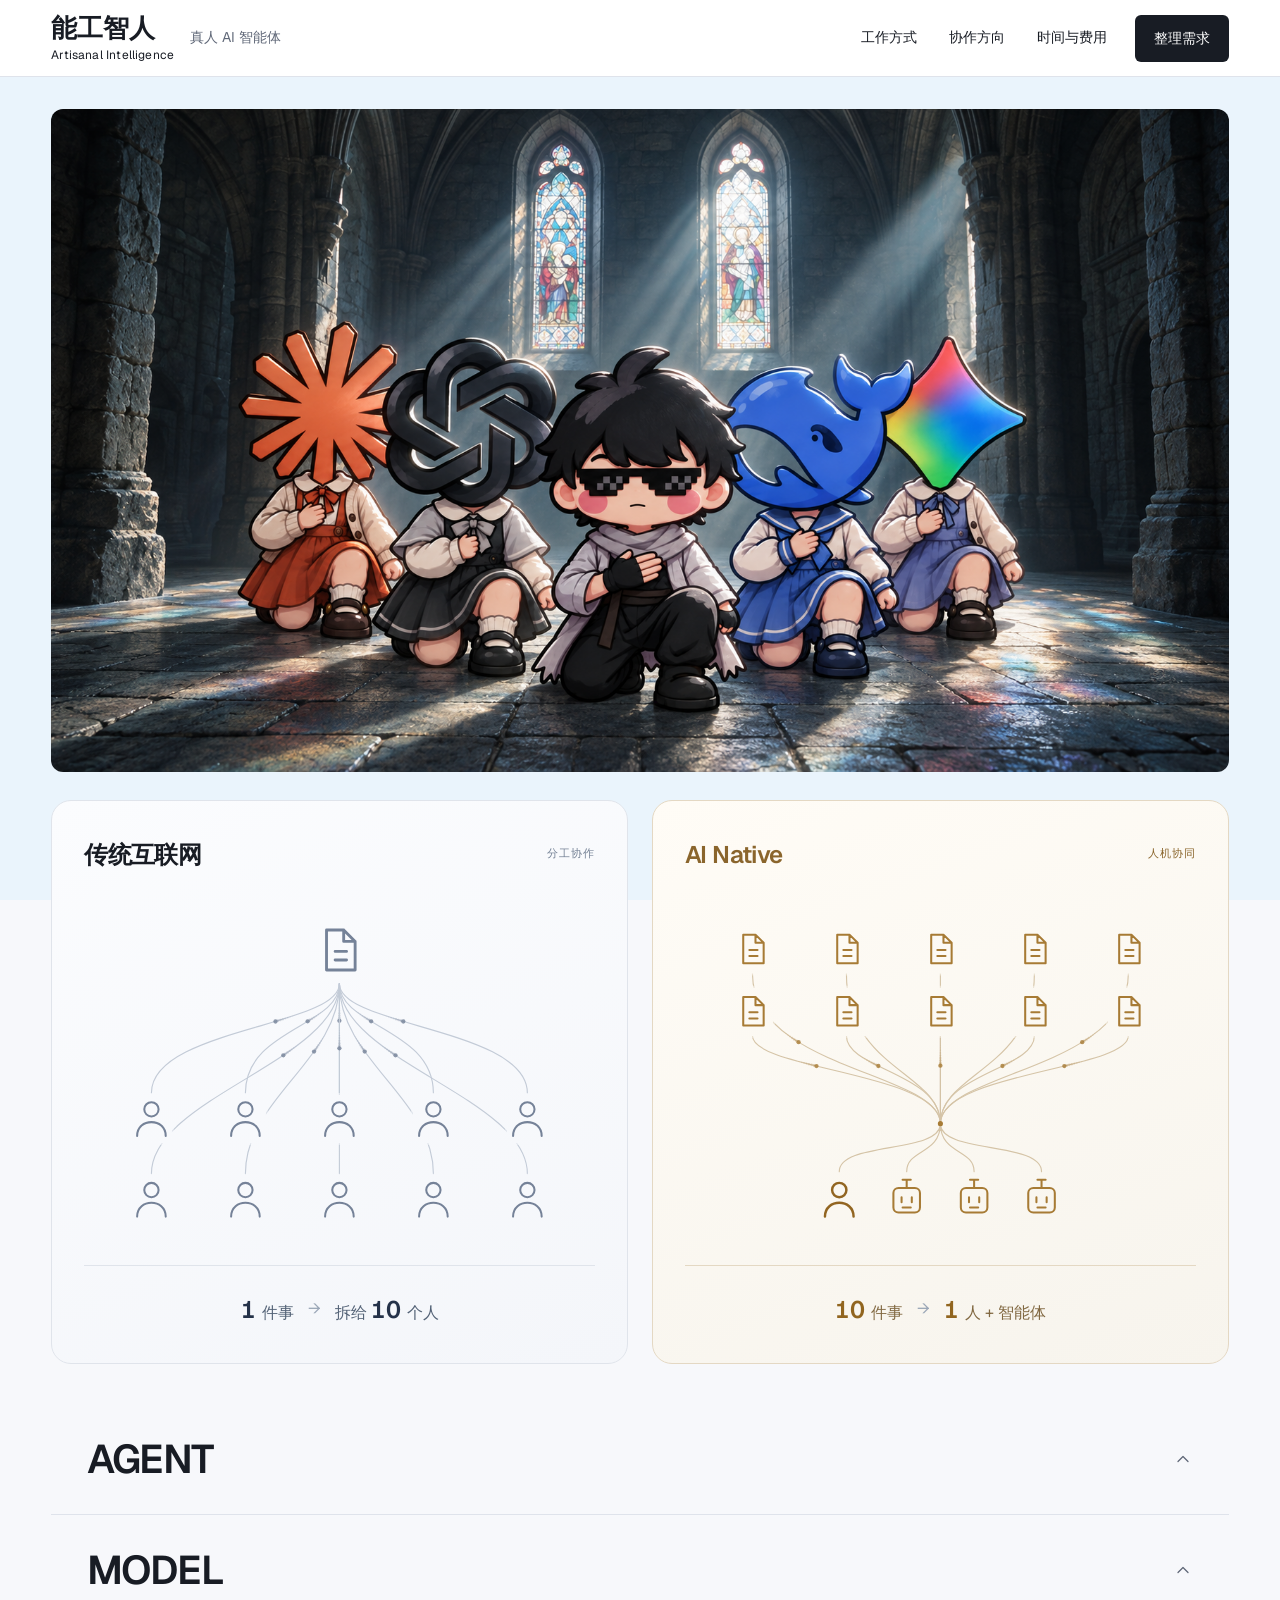
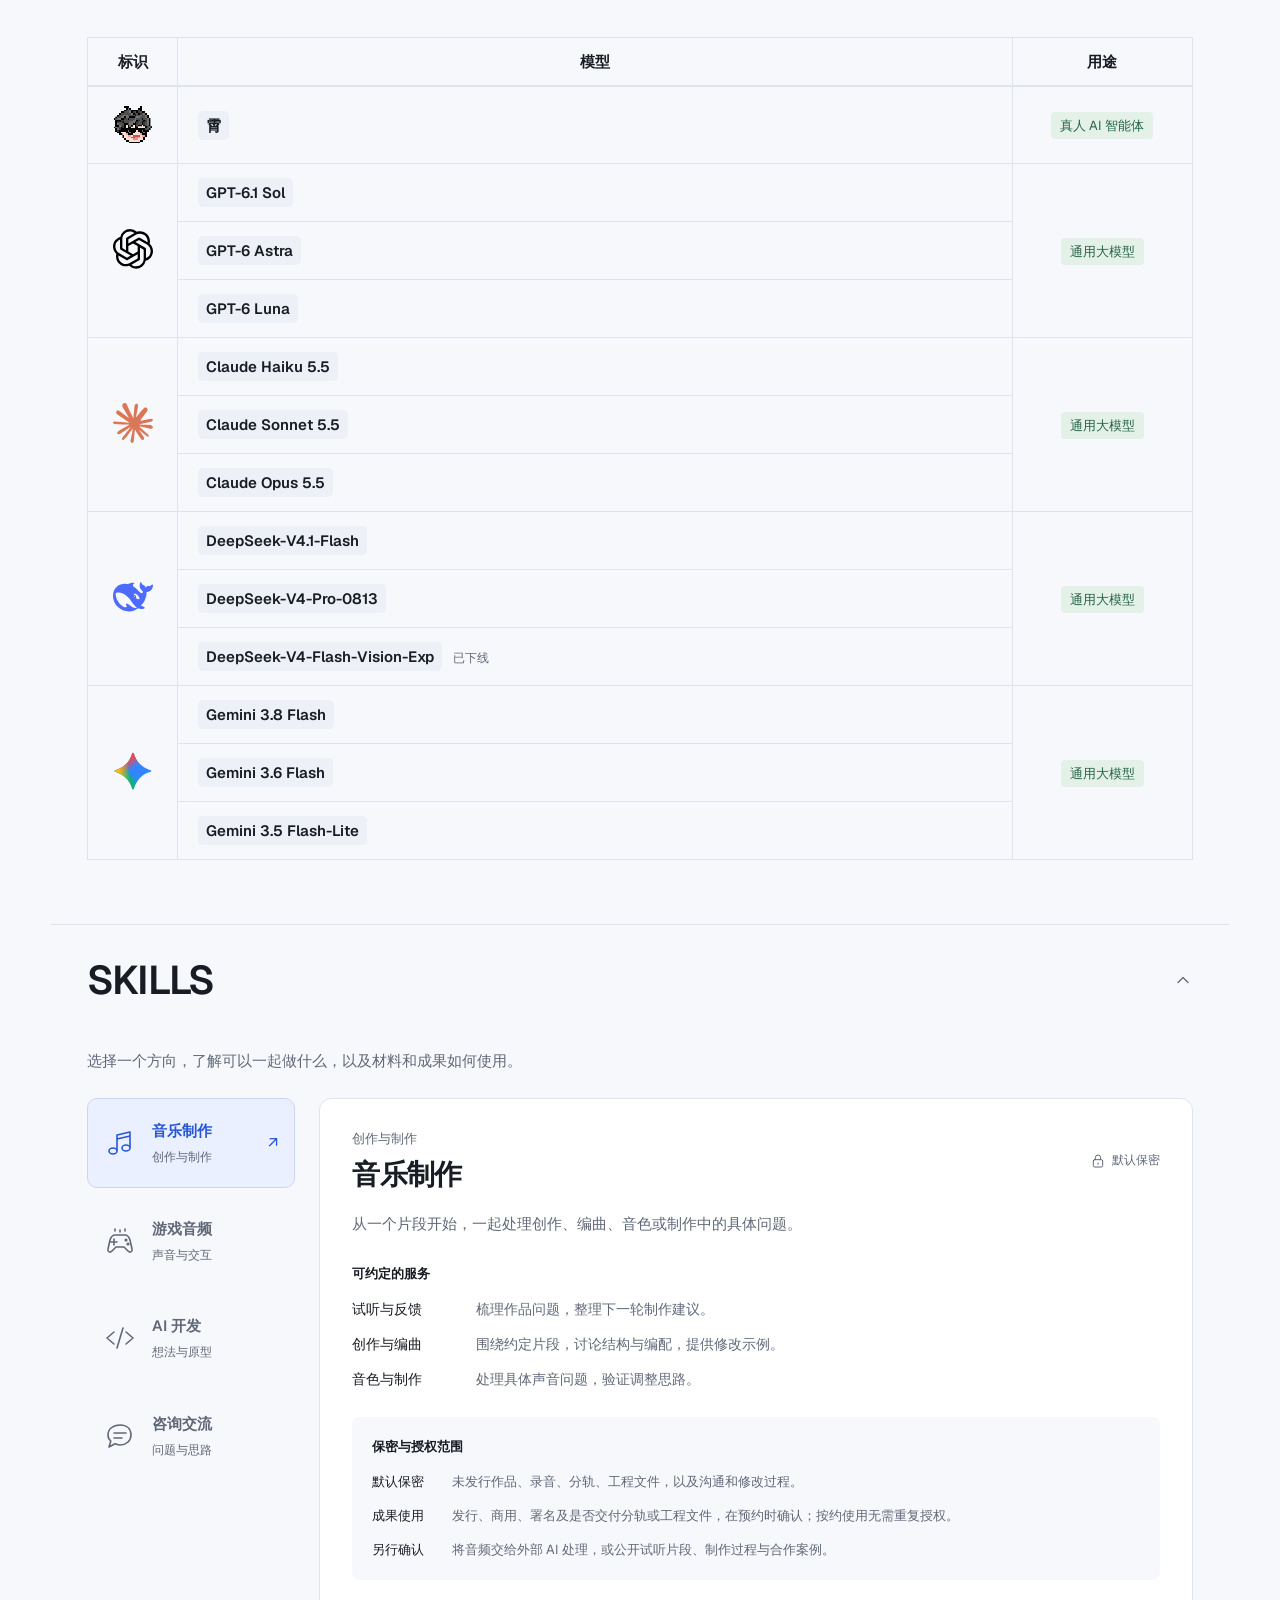
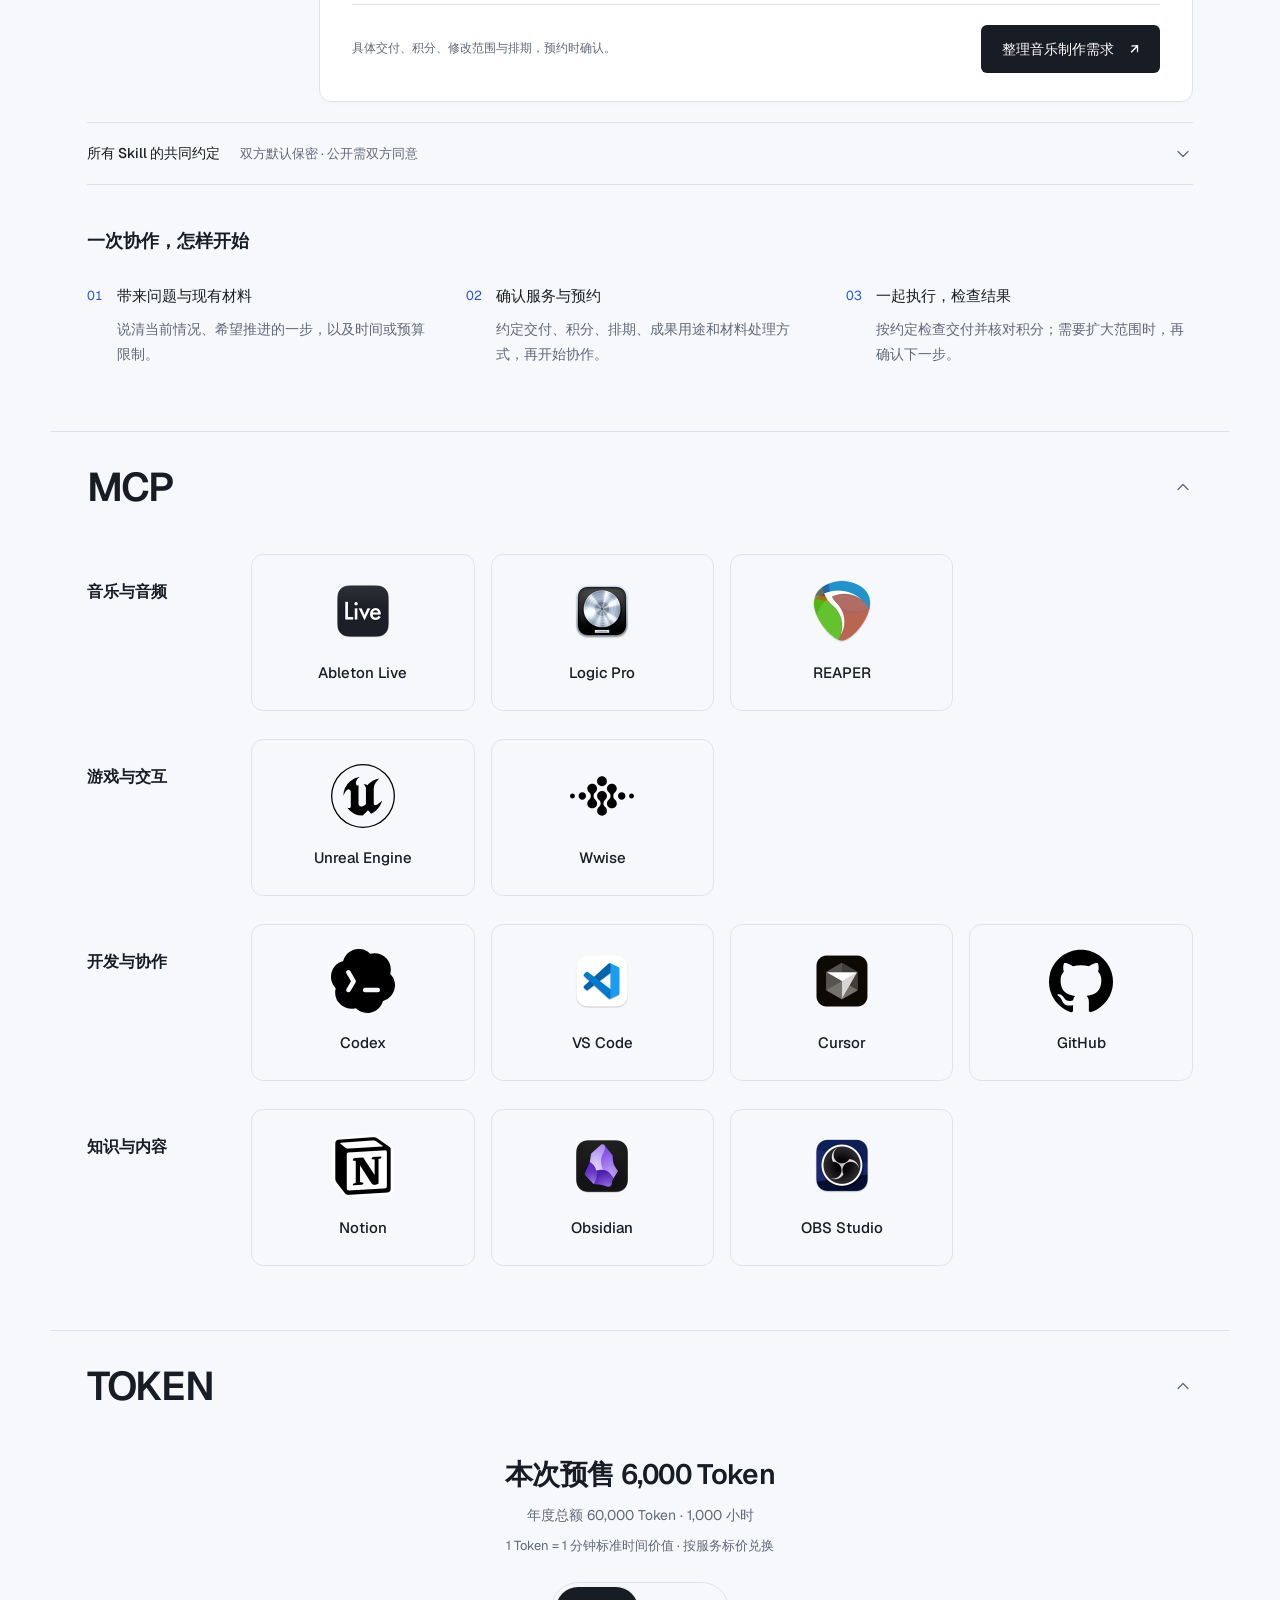
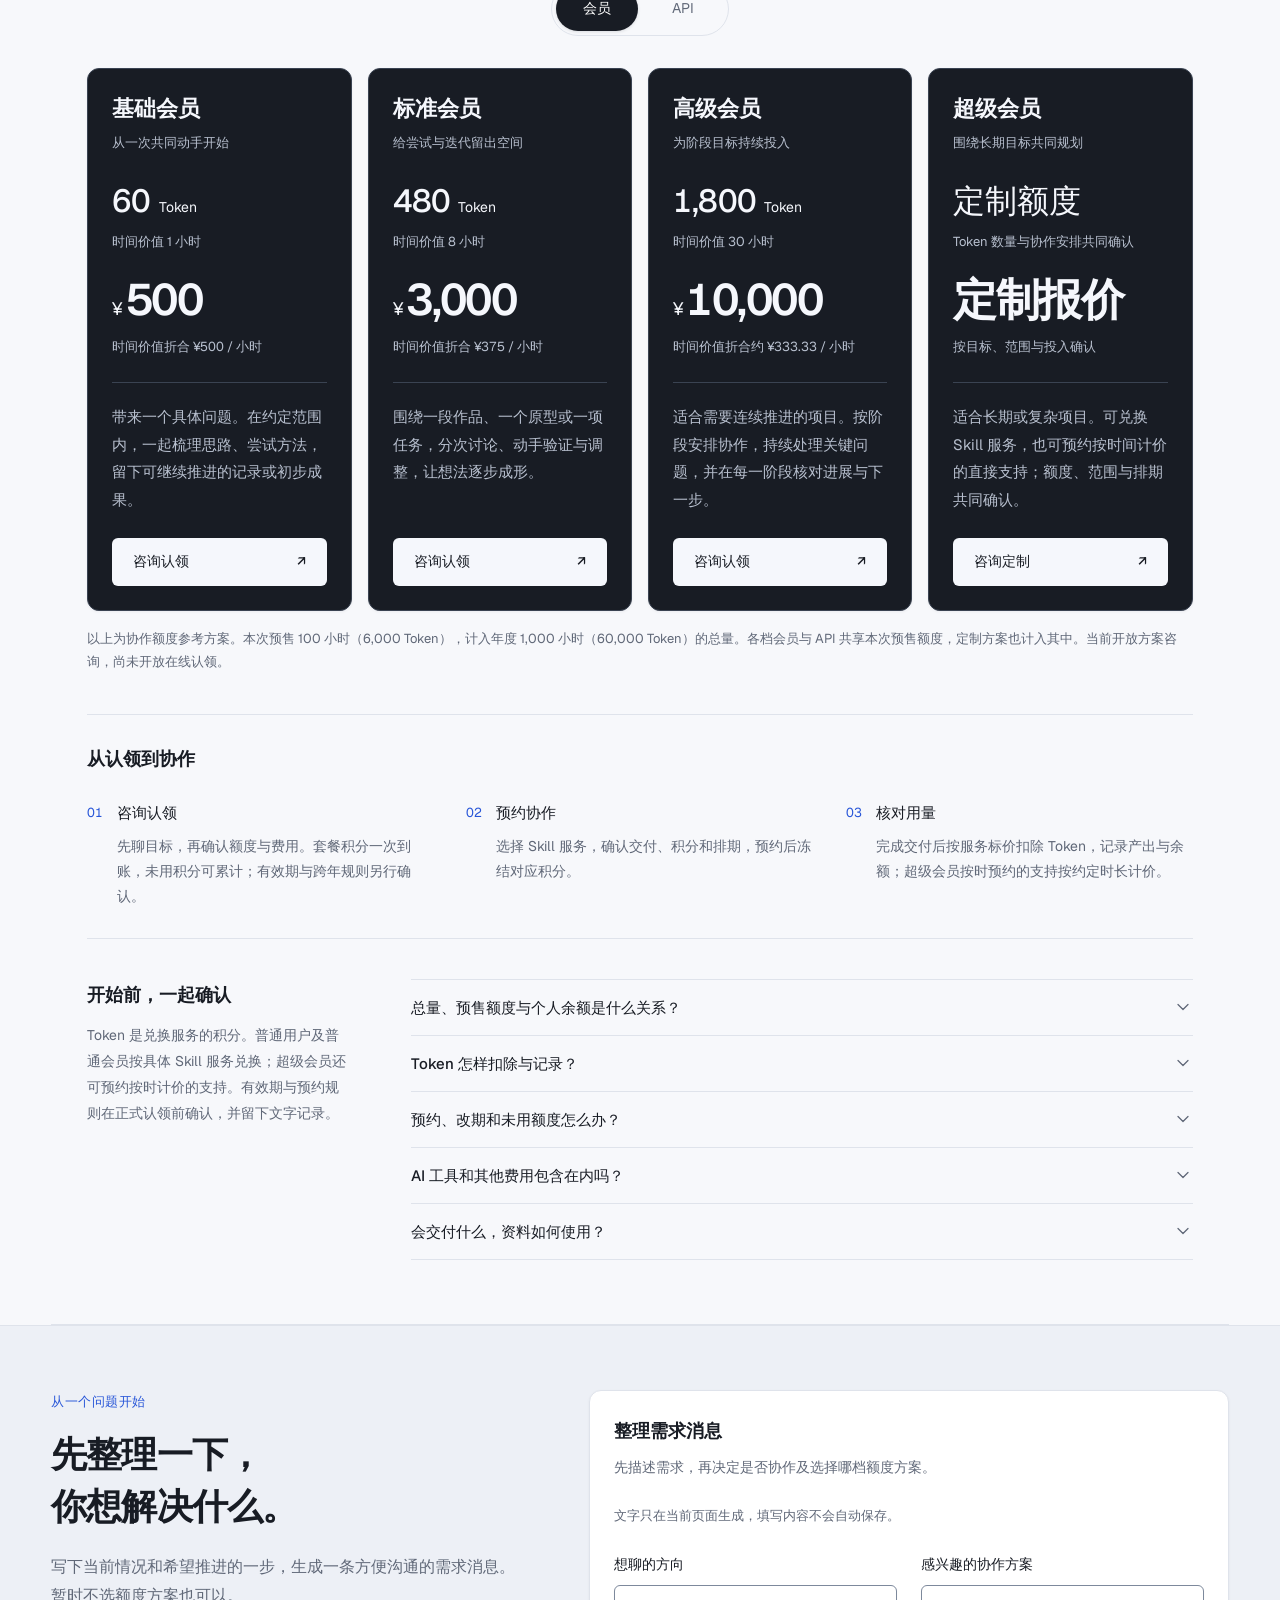
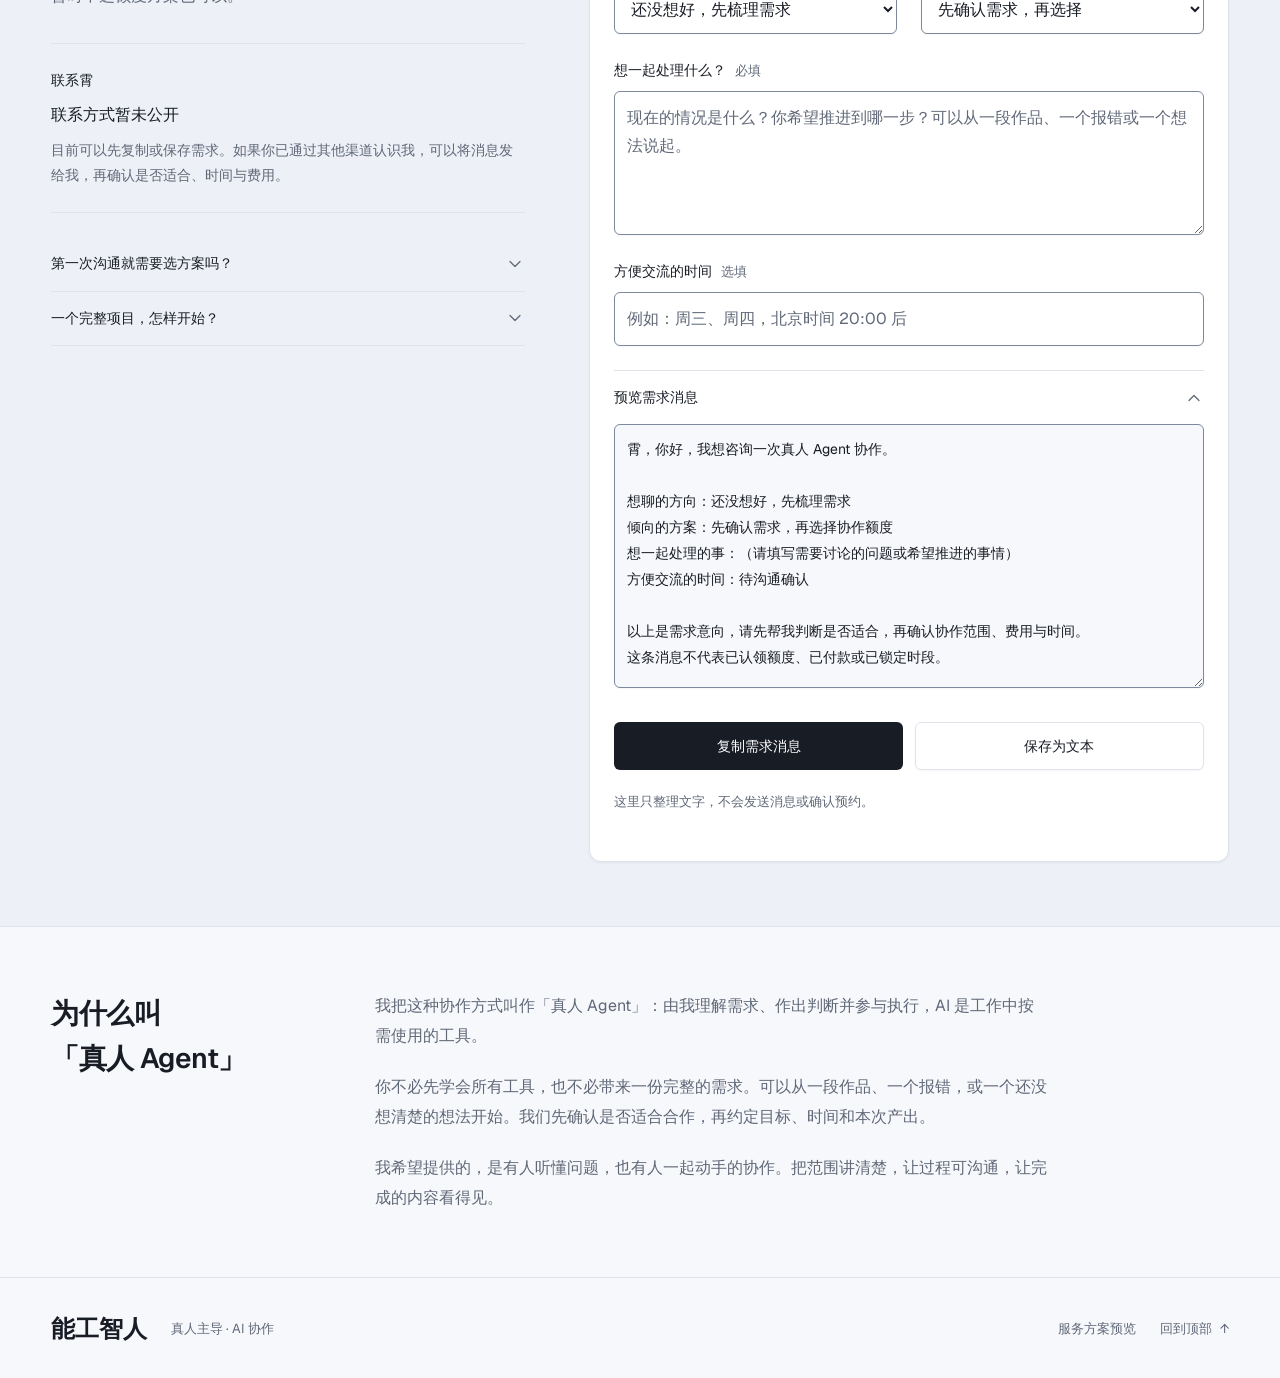
<file: human-agent.html>
<!doctype html>
<html lang="zh-CN">
<head>
  <meta charset="UTF-8">
  <meta name="viewport" content="width=device-width, initial-scale=1">
  <meta name="color-scheme" content="light">
  <meta name="theme-color" content="#f7f8fb">
  <meta name="description" content="能工智人（Artisanal Intelligence） · 真人 AI 智能体。音乐制作、游戏音频与 AI 应用方向的真人协作，先确认目标、时间和本次产出，再一起动手推进。">
  <title>能工智人（Artisanal Intelligence） · 真人 AI 智能体｜音乐、游戏音频与 AI 应用协作</title>
  <link rel="stylesheet" href="assets/creative-tim-ui.css">
  <link rel="stylesheet" href="assets/human-agent.css">
  <script src="assets/human-agent.js" defer></script>
  <script src="assets/agent-flow.js" defer></script>
  <script src="assets/token-tabs.js" defer></script>
  <script src="assets/skill-tabs.js" defer></script>
</head>
<body id="top">
  <iframe class="react-background" src="assets/react-background/index.html" title="装饰性流动背景" aria-hidden="true" tabindex="-1"></iframe>
  <a class="skip-link" href="#main">跳到主要内容</a>
  <header class="site-header">
    <nav class="wrap nav" aria-label="主导航">
      <a class="brand" href="#top" aria-label="能工智人（Artisanal Intelligence） · 真人 AI 智能体，返回顶部"><span class="brand-name">能工智人<span class="brand-english" lang="en">Artisanal Intelligence</span></span><span class="brand-label">真人 AI 智能体</span></a>
      <div class="nav-links">
        <a href="#model">工作方式</a>
        <a href="#skills">协作方向</a>
        <a href="#tokens">时间与费用</a>
        <a class="ui-button nav-cta" href="#connect">整理需求</a>
      </div>
    </nav>
  </header>

  <main id="main" tabindex="-1">
    <h1 class="sr-only">能工智人（Artisanal Intelligence） · 真人 AI 智能体：音乐制作、游戏音频与 AI 应用协作</h1>
    <div class="wrap">
      <div class="home-banner">
        <img src="assets/home-banner.png" width="1672" height="941" alt="霄与四位 AI 伙伴在彩窗教堂中并肩组成协作团队" fetchpriority="high">
      </div>

      <section class="agent-comparison" aria-label="传统互联网与 AI Native 协作方式对比">
        <div class="agent-flow-grid">
          <article class="agent-flow-card agent-flow-card--internet">
            <header class="flow-card-heading"><h3>传统互联网</h3><span class="flow-card-tag">分工协作</span></header>
            <svg class="agent-flow-diagram" viewBox="0 0 500 330" role="img" aria-label="一个任务沿曲线同时分发给十个人。">
              <defs><mask id="flow-clear-internet" maskUnits="userSpaceOnUse" x="0" y="0" width="500" height="330"><rect width="500" height="330" fill="white"/>
                  <rect x="45" y="186" width="42" height="49" fill="black"/>
                  <rect x="137" y="186" width="42" height="49" fill="black"/>
                  <rect x="229" y="186" width="42" height="49" fill="black"/>
                  <rect x="321" y="186" width="42" height="49" fill="black"/>
                  <rect x="413" y="186" width="42" height="49" fill="black"/>
                  <rect x="45" y="265" width="42" height="49" fill="black"/>
                  <rect x="137" y="265" width="42" height="49" fill="black"/>
                  <rect x="229" y="265" width="42" height="49" fill="black"/>
                  <rect x="321" y="265" width="42" height="49" fill="black"/>
                  <rect x="413" y="265" width="42" height="49" fill="black"/>
              </mask></defs>
              <g mask="url(#flow-clear-internet)">
                <path class="flow-wire" d="M250 78 C250 120 66 122 66 185"/>
                <path class="flow-pulse" d="M250 78 C250 120 66 122 66 185"/>
                <path class="flow-wire" d="M250 78 C250 120 158 122 158 185"/>
                <path class="flow-pulse" d="M250 78 C250 120 158 122 158 185"/>
                <path class="flow-wire" d="M250 78 C250 120 250 122 250 185"/>
                <path class="flow-pulse" d="M250 78 C250 120 250 122 250 185"/>
                <path class="flow-wire" d="M250 78 C250 120 342 122 342 185"/>
                <path class="flow-pulse" d="M250 78 C250 120 342 122 342 185"/>
                <path class="flow-wire" d="M250 78 C250 120 434 122 434 185"/>
                <path class="flow-pulse" d="M250 78 C250 120 434 122 434 185"/>
                <path class="flow-wire" d="M250 78 C250 153 66 190 66 264"/>
                <path class="flow-pulse" d="M250 78 C250 153 66 190 66 264"/>
                <path class="flow-wire" d="M250 78 C250 153 158 190 158 264"/>
                <path class="flow-pulse" d="M250 78 C250 153 158 190 158 264"/>
                <path class="flow-wire" d="M250 78 C250 153 250 190 250 264"/>
                <path class="flow-pulse" d="M250 78 C250 153 250 190 250 264"/>
                <path class="flow-wire" d="M250 78 C250 153 342 190 342 264"/>
                <path class="flow-pulse" d="M250 78 C250 153 342 190 342 264"/>
                <path class="flow-wire" d="M250 78 C250 153 434 190 434 264"/>
                <path class="flow-pulse" d="M250 78 C250 153 434 190 434 264"/>
              </g>
                <g class="flow-node" transform="translate(250 45) scale(1.4)"><path class="flow-glyph" d="M-9-14H3l8 8v20H-9zM3-14v8h8M-3 1h8M-3 7h8"/></g>
                <g class="flow-node" transform="translate(66 210)"><circle class="flow-glyph" cy="-9" r="7"/><path class="flow-glyph" d="M-14 17c0-18 28-18 28 0"/></g>
                <g class="flow-node" transform="translate(158 210)"><circle class="flow-glyph" cy="-9" r="7"/><path class="flow-glyph" d="M-14 17c0-18 28-18 28 0"/></g>
                <g class="flow-node" transform="translate(250 210)"><circle class="flow-glyph" cy="-9" r="7"/><path class="flow-glyph" d="M-14 17c0-18 28-18 28 0"/></g>
                <g class="flow-node" transform="translate(342 210)"><circle class="flow-glyph" cy="-9" r="7"/><path class="flow-glyph" d="M-14 17c0-18 28-18 28 0"/></g>
                <g class="flow-node" transform="translate(434 210)"><circle class="flow-glyph" cy="-9" r="7"/><path class="flow-glyph" d="M-14 17c0-18 28-18 28 0"/></g>
                <g class="flow-node" transform="translate(66 289)"><circle class="flow-glyph" cy="-9" r="7"/><path class="flow-glyph" d="M-14 17c0-18 28-18 28 0"/></g>
                <g class="flow-node" transform="translate(158 289)"><circle class="flow-glyph" cy="-9" r="7"/><path class="flow-glyph" d="M-14 17c0-18 28-18 28 0"/></g>
                <g class="flow-node" transform="translate(250 289)"><circle class="flow-glyph" cy="-9" r="7"/><path class="flow-glyph" d="M-14 17c0-18 28-18 28 0"/></g>
                <g class="flow-node" transform="translate(342 289)"><circle class="flow-glyph" cy="-9" r="7"/><path class="flow-glyph" d="M-14 17c0-18 28-18 28 0"/></g>
                <g class="flow-node" transform="translate(434 289)"><circle class="flow-glyph" cy="-9" r="7"/><path class="flow-glyph" d="M-14 17c0-18 28-18 28 0"/></g>
            </svg>
            <p class="agent-flow-caption"><span><strong>1</strong> 件事</span><span class="flow-caption-arrow" aria-hidden="true">→</span><span>拆给 <strong>10</strong> 个人</span></p>
          </article>
          <article class="agent-flow-card agent-flow-card--native">
            <header class="flow-card-heading"><h3>AI Native</h3><span class="flow-card-tag">人机协同</span></header>
            <svg class="agent-flow-diagram" viewBox="0 0 500 330" role="img" aria-label="十个任务同时汇聚，由一个人与三个智能体协作。">
              <defs><mask id="flow-clear-native" maskUnits="userSpaceOnUse" x="0" y="0" width="500" height="330"><rect width="500" height="330" fill="white"/>
                  <rect x="45" y="20" width="42" height="49" fill="black"/>
                  <rect x="137" y="20" width="42" height="49" fill="black"/>
                  <rect x="229" y="20" width="42" height="49" fill="black"/>
                  <rect x="321" y="20" width="42" height="49" fill="black"/>
                  <rect x="413" y="20" width="42" height="49" fill="black"/>
                  <rect x="45" y="81" width="42" height="49" fill="black"/>
                  <rect x="137" y="81" width="42" height="49" fill="black"/>
                  <rect x="229" y="81" width="42" height="49" fill="black"/>
                  <rect x="321" y="81" width="42" height="49" fill="black"/>
                  <rect x="413" y="81" width="42" height="49" fill="black"/>
              </mask></defs>
              <g mask="url(#flow-clear-native)">
                <path class="flow-wire" d="M66 68 C66 162 250 165 250 215"/>
                <path class="flow-pulse" d="M66 68 C66 162 250 165 250 215"/>
                <path class="flow-wire" d="M158 68 C158 162 250 165 250 215"/>
                <path class="flow-pulse" d="M158 68 C158 162 250 165 250 215"/>
                <path class="flow-wire" d="M250 68 C250 162 250 165 250 215"/>
                <path class="flow-pulse" d="M250 68 C250 162 250 165 250 215"/>
                <path class="flow-wire" d="M342 68 C342 162 250 165 250 215"/>
                <path class="flow-pulse" d="M342 68 C342 162 250 165 250 215"/>
                <path class="flow-wire" d="M434 68 C434 162 250 165 250 215"/>
                <path class="flow-pulse" d="M434 68 C434 162 250 165 250 215"/>
                <path class="flow-wire" d="M66 129 C66 162 250 165 250 215"/>
                <path class="flow-pulse" d="M66 129 C66 162 250 165 250 215"/>
                <path class="flow-wire" d="M158 129 C158 162 250 165 250 215"/>
                <path class="flow-pulse" d="M158 129 C158 162 250 165 250 215"/>
                <path class="flow-wire" d="M250 129 C250 162 250 165 250 215"/>
                <path class="flow-pulse" d="M250 129 C250 162 250 165 250 215"/>
                <path class="flow-wire" d="M342 129 C342 162 250 165 250 215"/>
                <path class="flow-pulse" d="M342 129 C342 162 250 165 250 215"/>
                <path class="flow-wire" d="M434 129 C434 162 250 165 250 215"/>
                <path class="flow-pulse" d="M434 129 C434 162 250 165 250 215"/>
              </g>
                <g class="flow-node" transform="translate(66 44) scale(1)"><path class="flow-glyph" d="M-9-14H3l8 8v20H-9zM3-14v8h8M-3 1h8M-3 7h8"/></g>
                <g class="flow-node" transform="translate(158 44) scale(1)"><path class="flow-glyph" d="M-9-14H3l8 8v20H-9zM3-14v8h8M-3 1h8M-3 7h8"/></g>
                <g class="flow-node" transform="translate(250 44) scale(1)"><path class="flow-glyph" d="M-9-14H3l8 8v20H-9zM3-14v8h8M-3 1h8M-3 7h8"/></g>
                <g class="flow-node" transform="translate(342 44) scale(1)"><path class="flow-glyph" d="M-9-14H3l8 8v20H-9zM3-14v8h8M-3 1h8M-3 7h8"/></g>
                <g class="flow-node" transform="translate(434 44) scale(1)"><path class="flow-glyph" d="M-9-14H3l8 8v20H-9zM3-14v8h8M-3 1h8M-3 7h8"/></g>
                <g class="flow-node" transform="translate(66 105) scale(1)"><path class="flow-glyph" d="M-9-14H3l8 8v20H-9zM3-14v8h8M-3 1h8M-3 7h8"/></g>
                <g class="flow-node" transform="translate(158 105) scale(1)"><path class="flow-glyph" d="M-9-14H3l8 8v20H-9zM3-14v8h8M-3 1h8M-3 7h8"/></g>
                <g class="flow-node" transform="translate(250 105) scale(1)"><path class="flow-glyph" d="M-9-14H3l8 8v20H-9zM3-14v8h8M-3 1h8M-3 7h8"/></g>
                <g class="flow-node" transform="translate(342 105) scale(1)"><path class="flow-glyph" d="M-9-14H3l8 8v20H-9zM3-14v8h8M-3 1h8M-3 7h8"/></g>
                <g class="flow-node" transform="translate(434 105) scale(1)"><path class="flow-glyph" d="M-9-14H3l8 8v20H-9zM3-14v8h8M-3 1h8M-3 7h8"/></g>
              <path class="flow-team-wire" d="M250 215C250 245 151 232 151 262M250 215C250 245 217 240 217 262M250 215C250 245 283 240 283 262M250 215C250 245 349 232 349 262"/>
                <g class="flow-node flow-human" transform="translate(151 289)"><circle class="flow-glyph" cy="-9" r="7"/><path class="flow-glyph" d="M-14 17c0-18 28-18 28 0"/></g>
                <g class="flow-node" transform="translate(217 289)"><path class="flow-glyph" d="M0-12v-7m-4 0h8"/><rect class="flow-glyph" x="-13" y="-11" width="26" height="24" rx="5"/><path class="flow-glyph" d="M-5-2v5m10-5v5M-4 8h8"/></g>
                <g class="flow-node" transform="translate(283 289)"><path class="flow-glyph" d="M0-12v-7m-4 0h8"/><rect class="flow-glyph" x="-13" y="-11" width="26" height="24" rx="5"/><path class="flow-glyph" d="M-5-2v5m10-5v5M-4 8h8"/></g>
                <g class="flow-node" transform="translate(349 289)"><path class="flow-glyph" d="M0-12v-7m-4 0h8"/><rect class="flow-glyph" x="-13" y="-11" width="26" height="24" rx="5"/><path class="flow-glyph" d="M-5-2v5m10-5v5M-4 8h8"/></g>
              <circle class="flow-junction" cx="250" cy="215" r="2.5"/>
            </svg>
            <p class="agent-flow-caption"><span><strong>10</strong> 件事</span><span class="flow-caption-arrow" aria-hidden="true">→</span><span><strong>1</strong> 人 + 智能体</span></p>
          </article>
        </div>
      </section>

      <details class="chapter" id="agent" open>
        <summary class="chapter-toggle"><h2 class="chapter-title" lang="en">AGENT</h2><svg class="icon accordion-chevron" viewBox="0 0 24 24" aria-hidden="true"><path d="m6 9 6 6 6-6"/></svg></summary>
      </details>

      <details class="chapter" id="model" open>
        <summary class="chapter-toggle"><h2 class="chapter-title" lang="en">MODEL</h2><svg class="icon accordion-chevron" viewBox="0 0 24 24" aria-hidden="true"><path d="m6 9 6 6 6-6"/></svg></summary>
        <div class="chapter-body">
          <div class="model-table-scroll" role="region" aria-label="AI 模型列表，可横向滚动" tabindex="0">
            <table class="model-table">
              <caption class="sr-only">AI 模型列表：标识、模型与用途；点击品牌图标访问官网</caption>
              <thead><tr><th scope="col">标识</th><th scope="col">模型</th><th scope="col">用途</th></tr></thead>
              <tbody>
                <tr>
                  <td><img class="model-mark model-mark--human" src="assets/icons/xiao-avatar.png" width="48" height="48" alt="霄的像素头像"></td>
                  <th scope="row"><span class="model-name">霄</span></th>
                  <td><span class="model-badge model-badge--usage">真人 AI 智能体</span></td>
                </tr>
              </tbody>
              <tbody>
                <tr>
                  <td rowspan="3"><a class="model-brand-link" href="https://chatgpt.com/" aria-label="访问 GPT 官网" title="GPT 官网"><img class="model-mark" src="assets/icons/openai.svg" width="40" height="40" alt=""></a></td>
                  <th scope="row"><span class="model-name">GPT-6.1 Sol</span></th>
                  <td rowspan="3"><span class="model-badge model-badge--usage">通用大模型</span></td>
                </tr>
                <tr>
                  <th scope="row"><span class="model-name">GPT-6 Astra</span></th>
                </tr>
                <tr>
                  <th scope="row"><span class="model-name">GPT-6 Luna</span></th>
                </tr>
              </tbody>
              <tbody>
                <tr>
                  <td rowspan="3"><a class="model-brand-link" href="https://claude.ai/" aria-label="访问 Claude 官网" title="Claude 官网"><img class="model-mark" src="assets/icons/claude-color.svg" width="40" height="40" alt=""></a></td>
                  <th scope="row"><span class="model-name">Claude Haiku 5.5</span></th>
                  <td rowspan="3"><span class="model-badge model-badge--usage">通用大模型</span></td>
                </tr>
                <tr>
                  <th scope="row"><span class="model-name">Claude Sonnet 5.5</span></th>
                </tr>
                <tr>
                  <th scope="row"><span class="model-name">Claude Opus 5.5</span></th>
                </tr>
              </tbody>
              <tbody>
                <tr>
                  <td rowspan="3"><a class="model-brand-link" href="https://www.deepseek.com/" aria-label="访问 DeepSeek 官网" title="DeepSeek 官网"><img class="model-mark" src="assets/icons/deepseek-color.svg" width="40" height="40" alt=""></a></td>
                  <th scope="row"><span class="model-name">DeepSeek-V4.1-Flash</span></th>
                  <td rowspan="3"><span class="model-badge model-badge--usage">通用大模型</span></td>
                </tr>
                <tr>
                  <th scope="row"><span class="model-name">DeepSeek-V4-Pro-0813</span></th>
                </tr>
                <tr>
                  <th scope="row"><span class="model-name">DeepSeek-V4-Flash-Vision-Exp</span> <span class="model-status">已下线</span></th>
                </tr>
              </tbody>
              <tbody>
                <tr>
                  <td rowspan="3"><a class="model-brand-link" href="https://gemini.google.com/" aria-label="访问 Gemini 官网" title="Gemini 官网"><img class="model-mark" src="assets/icons/gemini-color.svg" width="40" height="40" alt=""></a></td>
                  <th scope="row"><span class="model-name">Gemini 3.8 Flash</span></th>
                  <td rowspan="3"><span class="model-badge model-badge--usage">通用大模型</span></td>
                </tr>
                <tr>
                  <th scope="row"><span class="model-name">Gemini 3.6 Flash</span></th>
                </tr>
                <tr>
                  <th scope="row"><span class="model-name">Gemini 3.5 Flash-Lite</span></th>
                </tr>
              </tbody>
            </table>
          </div>
        </div>
      </details>

      <details class="chapter" id="skills" open>
        <summary class="chapter-toggle"><h2 class="chapter-title" lang="en">SKILLS</h2><svg class="icon accordion-chevron" viewBox="0 0 24 24" aria-hidden="true"><path d="m6 9 6 6 6-6"/></svg></summary>
        <div class="chapter-body">
          <p class="skills-intro">选择一个方向，了解可以一起做什么，以及材料和成果如何使用。</p>
          <div class="skills-browser">
            <div class="skill-tabs" role="tablist" aria-label="选择服务方向" aria-orientation="vertical" hidden>
              <button class="skill-tab" type="button" role="tab" id="skill-music-tab" aria-controls="skill-music" aria-selected="true">
                <svg class="skill-icon" viewBox="0 0 32 32" aria-hidden="true"><path d="M13 23V8l13-3v15M13 12l13-3"/><ellipse cx="9" cy="24" rx="4" ry="3"/><ellipse cx="22" cy="21" rx="4" ry="3"/></svg>
                <span class="skill-tab-copy"><span class="skill-tab-name">音乐制作</span><span class="skill-tab-caption">创作与制作</span></span><span class="skill-tab-arrow" aria-hidden="true">↗</span>
              </button>
              <button class="skill-tab" type="button" role="tab" id="skill-game-tab" aria-controls="skill-game" aria-selected="false" tabindex="-1">
                <svg class="skill-icon" viewBox="0 0 32 32" aria-hidden="true"><path d="M11 10h10c3 0 4 2 5 5l2 9c.7 3-2 4-4 2l-4-4h-8l-4 4c-2 2-4.7 1-4-2l2-9c1-3 2-5 5-5ZM10 14v6m-3-3h6M16 5v2m-5-3v2m10-2v2"/><circle cx="22" cy="15" r=".8"/><circle cx="24" cy="19" r=".8"/></svg>
                <span class="skill-tab-copy"><span class="skill-tab-name">游戏音频</span><span class="skill-tab-caption">声音与交互</span></span><span class="skill-tab-arrow" aria-hidden="true">↗</span>
              </button>
              <button class="skill-tab" type="button" role="tab" id="skill-ai-tab" aria-controls="skill-ai" aria-selected="false" tabindex="-1">
                <svg class="skill-icon" viewBox="0 0 32 32" aria-hidden="true"><path d="m10 10-7 6 7 6m12-12 7 6-7 6M19 6l-6 20"/></svg>
                <span class="skill-tab-copy"><span class="skill-tab-name">AI 开发</span><span class="skill-tab-caption">想法与原型</span></span><span class="skill-tab-arrow" aria-hidden="true">↗</span>
              </button>
              <button class="skill-tab" type="button" role="tab" id="skill-talk-tab" aria-controls="skill-talk" aria-selected="false" tabindex="-1">
                <svg class="skill-icon" viewBox="0 0 32 32" aria-hidden="true"><path d="M27 15c0 6-5 10-11 10-2 0-4-.5-5-1.3L5 27l1.8-6C5 19.5 4 17.5 4 15 4 9 9 5 16 5s11 4 11 10Z"/><path d="M10 13h12m-12 5h8"/></svg>
                <span class="skill-tab-copy"><span class="skill-tab-name">咨询交流</span><span class="skill-tab-caption">问题与思路</span></span><span class="skill-tab-arrow" aria-hidden="true">↗</span>
              </button>
            </div>
            <div class="skill-panels">
              <article class="skill-panel" id="skill-music" aria-labelledby="skill-music-title">
                <header class="skill-panel-heading"><div><p class="card-kicker">创作与制作</p><h3 id="skill-music-title">音乐制作</h3></div><span class="skill-confidential"><svg class="icon" viewBox="0 0 24 24" aria-hidden="true"><rect x="5" y="10" width="14" height="11" rx="2"/><path d="M8 10V7a4 4 0 0 1 8 0v3m-4 5v2"/></svg>默认保密</span></header>
                <p class="skill-description">从一个片段开始，一起处理创作、编曲、音色或制作中的具体问题。</p>
                <section class="skill-deliverables" aria-labelledby="music-services-title"><h4 id="music-services-title">可约定的服务</h4><ul class="skill-service-list">
                  <li><strong>试听与反馈</strong><span>梳理作品问题，整理下一轮制作建议。</span></li>
                  <li><strong>创作与编曲</strong><span>围绕约定片段，讨论结构与编配，提供修改示例。</span></li>
                  <li><strong>音色与制作</strong><span>处理具体声音问题，验证调整思路。</span></li>
                </ul></section>
                <section class="skill-permissions" aria-labelledby="music-permissions-title"><h4 id="music-permissions-title">保密与授权范围</h4><dl>
                  <div><dt>默认保密</dt><dd>未发行作品、录音、分轨、工程文件，以及沟通和修改过程。</dd></div>
                  <div><dt>成果使用</dt><dd>发行、商用、署名及是否交付分轨或工程文件，在预约时确认；按约使用无需重复授权。</dd></div>
                  <div><dt>另行确认</dt><dd>将音频交给外部 AI 处理，或公开试听片段、制作过程与合作案例。</dd></div>
                </dl></section>
                <footer class="skill-panel-footer"><p>具体交付、积分、修改范围与排期，预约时确认。</p><a class="ui-button" href="#connect" data-topic-choice="音乐制作">整理音乐制作需求 <span aria-hidden="true">↗</span></a></footer>
              </article>
              <article class="skill-panel" id="skill-game" aria-labelledby="skill-game-title">
                <header class="skill-panel-heading"><div><p class="card-kicker">声音与交互</p><h3 id="skill-game-title">游戏音频</h3></div><span class="skill-confidential"><svg class="icon" viewBox="0 0 24 24" aria-hidden="true"><rect x="5" y="10" width="14" height="11" rx="2"/><path d="M8 10V7a4 4 0 0 1 8 0v3m-4 5v2"/></svg>默认保密</span></header>
                <p class="skill-description">围绕游戏原型，处理交互音乐、Wwise / UE 接入与音频工作流问题。</p>
                <section class="skill-deliverables" aria-labelledby="game-services-title"><h4 id="game-services-title">可约定的服务</h4><ul class="skill-service-list">
                  <li><strong>交互音乐梳理</strong><span>讨论状态与切换逻辑，整理实现建议。</span></li>
                  <li><strong>音频接入排查</strong><span>定位 Wwise / UE 接入问题，留下排查记录。</span></li>
                  <li><strong>工作流验证</strong><span>验证一个约定的交互逻辑或音频流程。</span></li>
                </ul></section>
                <section class="skill-permissions" aria-labelledby="game-permissions-title"><h4 id="game-permissions-title">保密与授权范围</h4><dl>
                  <div><dt>默认保密</dt><dd>未公开玩法、版本构建、音频素材、工程及实现细节。</dd></div>
                  <div><dt>成果使用</dt><dd>游戏发行、宣传片及其他使用范围，在预约时确认；游戏上线不自动公开工程与制作过程。</dd></div>
                  <div><dt>另行确认</dt><dd>将项目材料交给外部 AI 或协作者处理，或展示游戏画面、工程与合作案例。</dd></div>
                </dl></section>
                <footer class="skill-panel-footer"><p>具体交付、积分、修改范围与排期，预约时确认。</p><a class="ui-button" href="#connect" data-topic-choice="游戏音频">整理游戏音频需求 <span aria-hidden="true">↗</span></a></footer>
              </article>
              <article class="skill-panel" id="skill-ai" aria-labelledby="skill-ai-title">
                <header class="skill-panel-heading"><div><p class="card-kicker">想法与原型</p><h3 id="skill-ai-title">AI 开发</h3></div><span class="skill-confidential"><svg class="icon" viewBox="0 0 24 24" aria-hidden="true"><rect x="5" y="10" width="14" height="11" rx="2"/><path d="M8 10V7a4 4 0 0 1 8 0v3m-4 5v2"/></svg>默认保密</span></header>
                <p class="skill-description">验证网站、小工具、AI 应用或自动化流程，也可以带着现有代码中的问题来。</p>
                <section class="skill-deliverables" aria-labelledby="ai-services-title"><h4 id="ai-services-title">可约定的服务</h4><ul class="skill-service-list">
                  <li><strong>需求拆解</strong><span>明确目标、使用场景与本次实现范围。</span></li>
                  <li><strong>原型搭建</strong><span>围绕核心流程，交付一段可运行的原型。</span></li>
                  <li><strong>问题修复</strong><span>排查并修复约定范围内的代码或流程问题。</span></li>
                </ul></section>
                <section class="skill-permissions" aria-labelledby="ai-permissions-title"><h4 id="ai-permissions-title">保密与授权范围</h4><dl>
                  <div><dt>默认保密</dt><dd>私有代码、产品需求、业务数据、账号权限与运行记录。提交材料前请去除无关数据和密钥。</dd></div>
                  <div><dt>成果使用</dt><dd>代码使用、部署范围及第三方依赖，在预约时确认；交付代码不等于允许公开仓库或业务数据。</dd></div>
                  <div><dt>另行确认</dt><dd>外部模型、云服务或协作者接触哪些代码与数据，以及开源发布、演示与案例展示。</dd></div>
                </dl></section>
                <footer class="skill-panel-footer"><p>具体交付、积分、修改范围与排期，预约时确认。</p><a class="ui-button" href="#connect" data-topic-choice="AI 开发">整理 AI 开发需求 <span aria-hidden="true">↗</span></a></footer>
              </article>
              <article class="skill-panel" id="skill-talk" aria-labelledby="skill-talk-title">
                <header class="skill-panel-heading"><div><p class="card-kicker">问题与思路</p><h3 id="skill-talk-title">咨询交流</h3></div><span class="skill-confidential"><svg class="icon" viewBox="0 0 24 24" aria-hidden="true"><rect x="5" y="10" width="14" height="11" rx="2"/><path d="M8 10V7a4 4 0 0 1 8 0v3m-4 5v2"/></svg>默认保密</span></header>
                <p class="skill-description">聊创作、工具、职业，或一个刚冒出来的念头。先确定一个问题，再一起梳理。</p>
                <section class="skill-deliverables" aria-labelledby="talk-services-title"><h4 id="talk-services-title">可约定的服务</h4><ul class="skill-service-list">
                  <li><strong>问题梳理</strong><span>说明现状和卡点，明确真正想推进的事情。</span></li>
                  <li><strong>思路讨论</strong><span>围绕具体话题，讨论选项与下一步。</span></li>
                  <li><strong>交流整理</strong><span>是否提供纪要或行动建议，在开始前确认。</span></li>
                </ul></section>
                <section class="skill-permissions" aria-labelledby="talk-permissions-title"><h4 id="talk-permissions-title">保密与授权范围</h4><dl>
                  <div><dt>默认保密</dt><dd>咨询问题、个人背景、交流记录及整理结果，未成交的咨询也同样保密。</dd></div>
                  <div><dt>成果使用</dt><dd>讨论与整理用于本次约定的问题；如需对外分享纪要、原话或截图，另行确认范围。</dd></div>
                  <div><dt>另行确认</dt><dd>录音、自动转写、提交外部 AI，以及引用评价或展示匿名咨询案例。</dd></div>
                </dl></section>
                <footer class="skill-panel-footer"><p>按具体咨询服务确认积分与排期，不预设作品交付。</p><a class="ui-button" href="#connect" data-topic-choice="闲聊与想法">整理想聊的话题 <span aria-hidden="true">↗</span></a></footer>
              </article>
            </div>
          </div>
          <details class="skill-common-rules">
            <summary><span>所有 Skill 的共同约定<span class="skill-common-summary">双方默认保密 · 公开需双方同意</span></span><svg class="icon accordion-chevron" viewBox="0 0 24 24" aria-hidden="true"><path d="m6 9 6 6 6-6"/></svg></summary>
            <div class="skill-common-copy">
              <p>保密从首次咨询开始，不取决于是否成交、付费或会员等级，合作结束后继续有效。客户在事先约定范围内使用或发布成品，无需重复申请；案例展示、评价引用及合作关系披露另行取得双方明确同意，匿名或打码也不例外。</p>
              <p>AI 或第三方处理材料前，确认具体工具、材料范围、用途和留存方式；允许处理不等于允许公开，也不默认允许训练模型或用于其他客户。工具或用途变更时重新确认，双方同意不能代替必要的第三方授权。</p>
              <p>收集材料前说明保存期限及查询、删除、撤回授权的联系渠道。仅保留必要材料，不承诺清除第三方转载；保密约定不妨碍依法向有权机构提供必要证据或维权。</p>
              <p>本页用于了解服务。浏览、选择 Skill 或整理需求不代表授权、预约或扣除积分。</p>
            </div>
          </details>
          <section class="process" aria-labelledby="process-title">
            <h3 id="process-title">一次协作，怎样开始</h3>
            <ol class="process-list">
              <li><span class="step-number" aria-hidden="true">01</span><div><h4>带来问题与现有材料</h4><p>说清当前情况、希望推进的一步，以及时间或预算限制。</p></div></li>
              <li><span class="step-number" aria-hidden="true">02</span><div><h4>确认服务与预约</h4><p>约定交付、积分、排期、成果用途和材料处理方式，再开始协作。</p></div></li>
              <li><span class="step-number" aria-hidden="true">03</span><div><h4>一起执行，检查结果</h4><p>按约定检查交付并核对积分；需要扩大范围时，再确认下一步。</p></div></li>
            </ol>
          </section>
        </div>
      </details>

      <details class="chapter" id="mcp" open>
        <summary class="chapter-toggle"><h2 class="chapter-title" lang="en">MCP</h2><svg class="icon accordion-chevron" viewBox="0 0 24 24" aria-hidden="true"><path d="m6 9 6 6 6-6"/></svg></summary>
        <div class="chapter-body">
          <div class="mcp-groups">
            <section class="mcp-group" aria-labelledby="mcp-music-title">
              <h3 id="mcp-music-title">音乐与音频</h3>
              <ul class="mcp-tools">
                <li class="mcp-tool"><img src="assets/icons/ableton-live.png" width="64" height="64" alt="" loading="lazy"><span>Ableton Live</span></li>
                <li class="mcp-tool"><img src="assets/icons/logic-pro.png" width="64" height="64" alt="" loading="lazy"><span>Logic Pro</span></li>
                <li class="mcp-tool"><img src="assets/icons/reaper.png" width="64" height="64" alt="" loading="lazy"><span>REAPER</span></li>
              </ul>
            </section>
            <section class="mcp-group" aria-labelledby="mcp-game-title">
              <h3 id="mcp-game-title">游戏与交互</h3>
              <ul class="mcp-tools">
                <li class="mcp-tool"><img src="assets/icons/unrealengine.svg" width="64" height="64" alt="" loading="lazy"><span>Unreal Engine</span></li>
                <li class="mcp-tool"><img src="assets/icons/wwise.svg" width="64" height="64" alt="" loading="lazy"><span>Wwise</span></li>
              </ul>
            </section>
            <section class="mcp-group" aria-labelledby="mcp-dev-title">
              <h3 id="mcp-dev-title">开发与协作</h3>
              <ul class="mcp-tools">
                <li class="mcp-tool"><img src="assets/icons/codex.svg" width="64" height="64" alt="" loading="lazy"><span>Codex</span></li>
                <li class="mcp-tool"><img src="assets/icons/vs-code.png" width="64" height="64" alt="" loading="lazy"><span>VS Code</span></li>
                <li class="mcp-tool"><img src="assets/icons/cursor.png" width="64" height="64" alt="" loading="lazy"><span>Cursor</span></li>
                <li class="mcp-tool"><img src="assets/icons/github.svg" width="64" height="64" alt="" loading="lazy"><span>GitHub</span></li>
              </ul>
            </section>
            <section class="mcp-group" aria-labelledby="mcp-content-title">
              <h3 id="mcp-content-title">知识与内容</h3>
              <ul class="mcp-tools">
                <li class="mcp-tool"><img src="assets/icons/notion.png" width="64" height="64" alt="" loading="lazy"><span>Notion</span></li>
                <li class="mcp-tool"><img src="assets/icons/obsidian.png" width="64" height="64" alt="" loading="lazy"><span>Obsidian</span></li>
                <li class="mcp-tool"><img src="assets/icons/obs-studio.png" width="64" height="64" alt="" loading="lazy"><span>OBS Studio</span></li>
              </ul>
            </section>
          </div>
        </div>
      </details>

      <details class="chapter" id="tokens" open>
        <summary class="chapter-toggle"><h2 class="chapter-title" lang="en">TOKEN</h2><svg class="icon accordion-chevron" viewBox="0 0 24 24" aria-hidden="true"><path d="m6 9 6 6 6-6"/></svg></summary>
        <div class="chapter-body">
          <div class="token-intro">
            <h3>本次预售 <span>6,000 Token</span></h3>
            <p class="token-supply">年度总额 60,000 Token · 1,000 小时</p>
            <p class="token-definition">1 Token = 1 分钟标准时间价值 · 按服务标价兑换</p>
          </div>
          <div class="token-tabs" role="tablist" aria-label="协作额度方案" hidden>
            <button type="button" role="tab" id="token-member-tab" aria-controls="token-member-panel" aria-selected="true">会员</button>
            <button type="button" role="tab" id="token-api-tab" aria-controls="token-api-panel" aria-selected="false" tabindex="-1">API</button>
          </div>
          <div id="token-member-panel" role="tabpanel" aria-labelledby="token-member-tab" tabindex="0">
            <div class="plan-grid" role="group" aria-label="会员协作额度参考报价">
              <article class="time-plan ui-card" data-plan="single" aria-labelledby="single-title">
                <div data-slot="card-header"><h4 id="single-title" data-plan-name>基础会员</h4><p class="plan-kind">从一次共同动手开始</p></div>
                <div data-slot="card-content">
                  <p class="plan-quota"><span data-plan-tokens>60</span> <span>Token</span></p>
                  <p class="plan-hours">时间价值 <span data-plan-hours>1</span> 小时</p>
                  <p class="plan-price"><span class="sr-only">额度包参考总价：</span><span class="currency">¥</span><span data-plan-price>500</span></p>
                  <p class="plan-rate" data-plan-rate></p>
                  <p class="plan-description">带来一个具体问题。在约定范围内，一起梳理思路、尝试方法，留下可继续推进的记录或初步成果。</p>
                </div>
                <div data-slot="card-footer"><button class="ui-button tier-button" type="button" data-plan-choice="single" aria-pressed="false" disabled>咨询认领 <span class="sr-only">基础会员额度</span><span aria-hidden="true">↗</span></button></div>
              </article>
              <article class="time-plan ui-card" data-plan="multi" aria-labelledby="multi-title">
                <div data-slot="card-header"><h4 id="multi-title" data-plan-name>标准会员</h4><p class="plan-kind">给尝试与迭代留出空间</p></div>
                <div data-slot="card-content">
                  <p class="plan-quota"><span data-plan-tokens>480</span> <span>Token</span></p>
                  <p class="plan-hours">时间价值 <span data-plan-hours>8</span> 小时</p>
                  <p class="plan-price"><span class="sr-only">额度包参考总价：</span><span class="currency">¥</span><span data-plan-price>3,000</span></p>
                  <p class="plan-rate" data-plan-rate></p>
                  <p class="plan-description">围绕一段作品、一个原型或一项任务，分次讨论、动手验证与调整，让想法逐步成形。</p>
                </div>
                <div data-slot="card-footer"><button class="ui-button tier-button" type="button" data-plan-choice="multi" aria-pressed="false" disabled>咨询认领 <span class="sr-only">标准会员额度</span><span aria-hidden="true">↗</span></button></div>
              </article>
              <article class="time-plan ui-card" data-plan="ongoing" aria-labelledby="ongoing-title">
                <div data-slot="card-header"><h4 id="ongoing-title" data-plan-name>高级会员</h4><p class="plan-kind">为阶段目标持续投入</p></div>
                <div data-slot="card-content">
                  <p class="plan-quota"><span data-plan-tokens>1,800</span> <span>Token</span></p>
                  <p class="plan-hours">时间价值 <span data-plan-hours>30</span> 小时</p>
                  <p class="plan-price"><span class="sr-only">额度包参考总价：</span><span class="currency">¥</span><span data-plan-price>10,000</span></p>
                  <p class="plan-rate" data-plan-rate></p>
                  <p class="plan-description">适合需要连续推进的项目。按阶段安排协作，持续处理关键问题，并在每一阶段核对进展与下一步。</p>
                </div>
                <div data-slot="card-footer"><button class="ui-button tier-button" type="button" data-plan-choice="ongoing" aria-pressed="false" disabled>咨询认领 <span class="sr-only">高级会员额度</span><span aria-hidden="true">↗</span></button></div>
              </article>
              <article class="time-plan ui-card" aria-labelledby="super-title">
                <div data-slot="card-header"><h4 id="super-title">超级会员</h4><p class="plan-kind">围绕长期目标共同规划</p></div>
                <div data-slot="card-content">
                  <p class="plan-quota plan-quota-custom">定制额度</p>
                  <p class="plan-hours">Token 数量与协作安排共同确认</p>
                  <p class="plan-price">定制报价</p>
                  <p class="plan-rate">按目标、范围与投入确认</p>
                  <p class="plan-description">适合长期或复杂项目。可兑换 Skill 服务，也可预约按时间计价的直接支持；额度、范围与排期共同确认。</p>
                </div>
                <div data-slot="card-footer"><button class="ui-button tier-button" type="button" data-plan-choice="custom" aria-pressed="false" disabled>咨询定制 <span class="sr-only">超级会员额度</span><span aria-hidden="true">↗</span></button></div>
              </article>
            </div>
          </div>
          <div id="token-api-panel" role="tabpanel" aria-labelledby="token-api-tab" tabindex="0">
            <article class="api-plan time-plan ui-card" data-plan="api" aria-labelledby="api-plan-title">
              <div data-slot="card-header"><h4 id="api-plan-title" data-plan-name>API</h4><p class="plan-kind">按需认领，围绕具体任务协作</p></div>
              <div data-slot="card-content">
                <p class="plan-hours">时间价值 <span data-plan-hours>1</span> 小时</p>
                <p class="plan-price"><span class="sr-only">参考报价：</span><span class="currency">¥</span><span data-plan-price>600</span><span class="api-price-unit">/ <span data-plan-tokens>60</span> Token</span></p>
                <p class="plan-rate" data-plan-rate></p>
                <p class="plan-description">从一次明确的需求开始，按需约定协作额度。零售积分 60 Token 起购，一次到账，按具体 Skill 服务兑换；涉及的工具与额外费用在开始前确认。</p>
              </div>
              <div data-slot="card-footer"><button class="ui-button tier-button" type="button" data-plan-choice="api" aria-pressed="false" disabled>咨询 API 额度 <span aria-hidden="true">↗</span></button></div>
            </article>
          </div>
          <p class="token-note">以上为协作额度参考方案。本次预售 100 小时（6,000 Token），计入年度 1,000 小时（60,000 Token）的总量。各档会员与 API 共享本次预售额度，定制方案也计入其中。当前开放方案咨询，尚未开放在线认领。</p>
          <div class="token-process" aria-labelledby="token-process-title">
            <h3 id="token-process-title">从认领到协作</h3>
            <ol class="process-list">
              <li><span class="step-number" aria-hidden="true">01</span><div><h4>咨询认领</h4><p>先聊目标，再确认额度与费用。套餐积分一次到账，未用积分可累计；有效期与跨年规则另行确认。</p></div></li>
              <li><span class="step-number" aria-hidden="true">02</span><div><h4>预约协作</h4><p>选择 Skill 服务，确认交付、积分和排期，预约后冻结对应积分。</p></div></li>
              <li><span class="step-number" aria-hidden="true">03</span><div><h4>核对用量</h4><p>完成交付后按服务标价扣除 Token，记录产出与余额；超级会员按时预约的支持按约定时长计价。</p></div></li>
            </ol>
          </div>
          <div class="rules" id="rules">
            <div class="rules-intro"><h3>开始前，一起确认</h3><p>Token 是兑换服务的积分。普通用户及普通会员按具体 Skill 服务兑换；超级会员还可预约按时计价的支持。有效期与预约规则在正式认领前确认，并留下文字记录。</p></div>
            <div class="rule-list">
              <details><summary>总量、预售额度与个人余额是什么关系？<svg class="icon accordion-chevron" viewBox="0 0 24 24" aria-hidden="true"><path d="m6 9 6 6 6-6"/></svg></summary><p>每个服务年度计划提供 1,000 小时，即 60,000 Token。本次从中预售 100 小时，即 6,000 Token，占年度总量的 10%。各档会员与 API 共享本次预售额度；个人余额按认领及使用记录核对。服务年度的起止日期、个人额度有效期与跨年处理尚待确认，年度总量不表示个人余额会在年底自动清零。</p></details>
              <details><summary>Token 怎样扣除与记录？<svg class="icon accordion-chevron" viewBox="0 0 24 24" aria-hidden="true"><path d="m6 9 6 6 6-6"/></svg></summary><p>1 Token 对应 1 分钟标准时间价值，最小计价单位为 1 Token；零售 60 Token 起购。普通兑换按 Skill 服务标价扣分，不因实际耗时多退少补。超级会员预约的按时支持按约定时长计价。超出服务范围时先确认报价，扣除、退回与调整均留下记录。</p></details>
              <details><summary>预约、改期和未用额度怎么办？<svg class="icon accordion-chevron" viewBox="0 0 24 24" aria-hidden="true"><path d="m6 9 6 6 6-6"/></svg></summary><p>积分一次到账，未用积分可累计，不按月释放；持有积分后仍需确认可预约时段。改期、取消、退款、有效期及跨年处理会在认领前明确。页面中的方案选择只用于咨询，不会锁定额度或预约。</p></details>
              <details><summary>AI 工具和其他费用包含在内吗？<svg class="icon accordion-chevron" viewBox="0 0 24 24" aria-hidden="true"><path d="m6 9 6 6 6-6"/></svg></summary><p>这里的 Token 用于兑换真人主导的服务。第三方账号、官方订阅和模型调用额度不随之提供。具体工具、素材、部署等费用是否包含，会随协作范围一并说明；另有费用时，先确认再产生。</p></details>
              <details><summary>会交付什么，资料如何使用？<svg class="icon accordion-chevron" viewBox="0 0 24 24" aria-hidden="true"><path d="m6 9 6 6 6-6"/></svg></summary><p>共同确认文件、记录或原型等具体产出，以及交付格式、修改范围、后续支持和成果归属。需要把资料交给第三方 AI 工具处理时，先说明工具、资料范围与使用方式，再确认是否采用。</p></details>
            </div>
          </div>
        </div>
      </details>
    </div>

    <section class="connect-section" id="connect" aria-labelledby="connect-title">
      <div class="wrap connect-layout">
        <div class="connect-copy">
          <p class="eyebrow">从一个问题开始</p>
          <h2 id="connect-title" tabindex="-1">先整理一下，<br>你想解决什么。</h2>
          <p>写下当前情况和希望推进的一步，生成一条方便沟通的需求消息。暂时不选额度方案也可以。</p>
          <div class="contact-route" aria-labelledby="contact-route-title"><h3 id="contact-route-title">联系霄</h3><p class="contact-pending">联系方式暂未公开</p><p>目前可以先复制或保存需求。如果你已通过其他渠道认识我，可以将消息发给我，再确认是否适合、时间与费用。</p></div>
          <div class="faqs">
            <details><summary>第一次沟通就需要选方案吗？<svg class="icon accordion-chevron" viewBox="0 0 24 24" aria-hidden="true"><path d="m6 9 6 6 6-6"/></svg></summary><p>可以先描述需求，再判断适合的协作方式。需求沟通是否收费、正式协作如何计费，都需要在开始前说明。选择意向或生成消息不会认领额度或产生费用。</p></details>
            <details><summary>一个完整项目，怎样开始？<svg class="icon accordion-chevron" viewBox="0 0 24 24" aria-hidden="true"><path d="m6 9 6 6 6-6"/></svg></summary><p>先看目标、现有条件和交付要求，再拆分阶段并确认报价。Token 提供约定的协作时间，完整项目的交付范围需要另行商定。</p></details>
          </div>
        </div>
        <div class="connect-form ui-card">
          <div data-slot="card-header"><h3>整理需求消息</h3><p id="selected-note" aria-live="polite">先写下需求，再考虑协作方案。</p></div>
          <div data-slot="card-content">
            <p class="tool-state" id="tool-state">需求整理工具尚未就绪。页面内容可以正常阅读。</p>
            <form id="message-form">
              <fieldset id="message-fields" disabled>
                <legend class="sr-only">需求消息内容</legend>
                <div class="field"><label for="topic">想聊的方向</label><select class="ui-input" id="topic" name="topic"><option value="还没想好，先梳理需求">还没想好，先梳理需求</option><option value="音乐制作">音乐制作</option><option value="游戏音频">游戏音频</option><option value="AI 开发">AI 开发</option><option value="闲聊与想法">闲聊与想法</option></select></div>
                <div class="field"><label for="tier">感兴趣的协作方案</label><select class="ui-input" id="tier" name="tier"><option value="undecided">先确认需求，再选择</option></select></div>
                <div class="field field-full"><label for="brief">想一起处理什么？ <span>必填</span></label><textarea class="ui-input" id="brief" name="brief" required maxlength="2000" placeholder="现在的情况是什么？你希望推进到哪一步？可以从一段作品、一个报错或一个想法说起。"></textarea></div>
                <div class="field field-full"><label for="availability">方便交流的时间 <span>选填</span></label><input class="ui-input" id="availability" name="availability" type="text" maxlength="200" placeholder="例如：周三、周四，北京时间 20:00 后"></div>
                <details class="message-preview field-full" id="message-preview" open><summary>预览需求消息<svg class="icon accordion-chevron" viewBox="0 0 24 24" aria-hidden="true"><path d="m6 9 6 6 6-6"/></svg></summary><label class="sr-only" for="message-output">需求消息预览，可手动选择复制</label><textarea class="ui-input" id="message-output" readonly></textarea></details>
                <div class="form-actions field-full"><button class="ui-button" id="copy-message" type="button">复制需求消息</button><button class="ui-button" data-variant="outline" id="save-message" type="button">保存为文本</button></div>
              </fieldset>
            </form>
            <p class="message-status" id="message-status" role="status" aria-live="polite" aria-atomic="true">这里只整理文字，不会发送消息或确认预约。</p>
            <noscript><p class="noscript-note">浏览器未开启 JavaScript，需求整理工具不可用。你可以自行记录问题；本预览页尚未提供公开联系方式。</p></noscript>
          </div>
        </div>
      </div>
    </section>

    <section class="wrap about-section" id="about" aria-labelledby="about-title">
      <div class="section-heading"><h2 id="about-title">为什么叫<br>「真人 Agent」</h2><div class="about-copy"><p>我把这种协作方式叫作「真人 Agent」：由我理解需求、作出判断并参与执行，AI 是工作中按需使用的工具。</p><p>你不必先学会所有工具，也不必带来一份完整的需求。可以从一段作品、一个报错，或一个还没想清楚的想法开始。我们先确认是否适合合作，再约定目标、时间和本次产出。</p><p>我希望提供的，是有人听懂问题，也有人一起动手的协作。把范围讲清楚，让过程可沟通，让完成的内容看得见。</p></div></div>
    </section>
  </main>
  <footer class="site-footer"><div class="wrap footer-inner"><p><strong>能工智人</strong><span>真人主导 · AI 协作</span></p><div><span>服务方案预览</span><a href="#top">回到顶部 <span aria-hidden="true">↑</span></a></div></div></footer>
</body>
</html>
</file>
<file: assets/creative-tim-ui.css>
/* Static HTML adaptation of Creative Tim UI / shadcn primitives.
   Source: https://github.com/creativetimofficial/ui
   MIT license: licenses/creative-tim-ui-LICENSE.md
   Native elements replace React/Radix runtime behavior for this local page. */
@font-face {
  font-family: "Geist";
  src: url("fonts/Geist-Variable.ttf") format("truetype");
  font-style: normal;
  font-weight: 100 900;
  font-display: swap;
}
:root {
  --ui-radius: 10px;
  --ui-card: #ffffff;
  --ui-card-foreground: #181c24;
  --ui-border: #dfe3eb;
  --ui-primary: #181c24;
  --ui-primary-foreground: #ffffff;
  --ui-secondary: #f1f3f7;
  --ui-muted-foreground: #606878;
  --ui-ring: #2856d8;
  --ui-shadow-sm: 0 1px 3px rgb(24 28 36 / 5%);
}
/* card.tsx: Card > CardHeader + CardContent + CardFooter */
.ui-card {
  display: flex;
  flex-direction: column;
  gap: 24px;
  padding-block: 24px;
  border: 1px solid var(--ui-border);
  border-radius: calc(var(--ui-radius) + 2px);
  background: var(--ui-card);
  color: var(--ui-card-foreground);
  box-shadow: var(--ui-shadow-sm);
}
.ui-card > [data-slot="card-header"] { display: grid; gap: 8px; padding-inline: 24px; }
.ui-card > [data-slot="card-content"] { padding-inline: 24px; }
.ui-card > [data-slot="card-footer"] { display: flex; align-items: center; padding-inline: 24px; margin-top: auto; }
/* button.tsx: primary, outline and link variants. Touch targets are enlarged to 48px. */
.ui-button {
  display: inline-flex;
  align-items: center;
  justify-content: center;
  gap: 8px;
  min-height: 48px;
  padding: 12px 20px;
  border: 1px solid transparent;
  border-radius: calc(var(--ui-radius) - 4px);
  background: var(--ui-primary);
  color: var(--ui-primary-foreground);
  font-size: .875rem;
  font-weight: 500;
  line-height: 1.5;
  text-align: center;
  transition: background .18s, border-color .18s, color .18s;
}
.ui-button:hover { background: #303744; }
.ui-button[data-variant="outline"] { border-color: var(--ui-border); background: var(--ui-card); color: var(--ui-card-foreground); box-shadow: 0 1px 2px rgb(24 28 36 / 4%); }
.ui-button[data-variant="outline"]:hover { background: var(--ui-secondary); }
.ui-button:disabled { pointer-events: none; opacity: .5; }
.ui-button .icon { width: 16px; height: 16px; }
.ui-button:focus-visible, .ui-input:focus-visible, .ui-accordion-trigger:focus-visible {
  outline: 3px solid var(--ui-ring);
  outline-offset: 3px;
}
/* accordion.tsx: full-width trigger, trailing chevron, native details state. */
.ui-accordion-trigger { display: flex; align-items: center; justify-content: space-between; gap: 16px; border-radius: 6px; text-align: left; }
.accordion-chevron { width: 20px; height: 20px; flex-shrink: 0; color: var(--ui-muted-foreground); transition: transform .2s; }
details[open] > .ui-accordion-trigger > .accordion-chevron { transform: rotate(180deg); }
/* input.tsx / textarea.tsx: neutral fields, rounded-md, clear focus ring. */
.ui-input { width: 100%; min-width: 0; min-height: 48px; padding: 12px; border: 1px solid #7d899c; border-radius: 6px; background: var(--ui-card); color: var(--ui-card-foreground); font-size: 1rem; line-height: 1.75; box-shadow: 0 1px 2px rgb(24 28 36 / 4%); }
.ui-input::placeholder { color: var(--ui-muted-foreground); opacity: 1; }
.ui-input:disabled { cursor: not-allowed; opacity: .5; }
@media (prefers-reduced-motion: reduce) {
  .ui-button, .accordion-chevron { transition: none; }
}
</file>
<file: assets/human-agent.css>
:root {
  --paper: #f7f8fb;
  --white: #fff;
  --ink: #181c24;
  --muted: #606878;
  --line: #dfe3eb;
  --accent: #2856d8;
  --soft: #edf0f6;
  --dark-muted: #b8c0cf;
  --dark-line: #3a4352;
  --accent-light: #c4d8ff;
  --font-body: "Geist", "PingFang SC", "Hiragino Sans GB", "Microsoft YaHei", sans-serif;
  --section-space: clamp(40px, 5vw, 64px);
  --gutter: clamp(32px, 5vw, 72px);
}
* { box-sizing: border-box; }
[hidden] { display: none !important; }
html { scroll-behavior: smooth; scroll-padding-top: 100px; scrollbar-color: #a2adbe var(--paper); }
body { margin: 0; background: var(--paper); color: var(--ink); font: 400 1rem/1.8 var(--font-body); -webkit-font-smoothing: antialiased; }
h1, h2, h3, h4, h5, p { margin: 0; }
h1, h2, h3, h4, h5 { font-weight: 600; }
a { color: inherit; text-decoration: none; text-underline-offset: .25em; }
a:hover { text-decoration: underline; }
button, input, select, textarea { font: inherit; }
button, a, summary { touch-action: manipulation; -webkit-tap-highlight-color: transparent; }
button, summary { cursor: pointer; }
button:disabled { cursor: not-allowed; }
::selection { background: var(--accent-light); color: var(--ink); }
:is(button, a, input, select, textarea, summary, [tabindex]):focus-visible { outline: 3px solid var(--accent); outline-offset: 5px; }
.wrap { width: calc(100% - clamp(40px, 8vw, 128px)); max-width: 1200px; margin-inline: auto; }
.sr-only { position: absolute; width: 1px; height: 1px; padding: 0; margin: -1px; overflow: hidden; clip-path: inset(50%); white-space: nowrap; border: 0; }
.icon { width: 20px; height: 20px; flex-shrink: 0; fill: none; stroke: currentColor; stroke-width: 1.5; stroke-linecap: round; stroke-linejoin: round; }
.text-link { display: inline-flex; align-items: center; gap: 12px; min-height: 44px; font-size: .875rem; font-weight: 500; }
.text-link:hover { color: var(--accent); }
.skip-link { position: fixed; z-index: 100; top: 12px; left: 12px; transform: translateY(-180%); padding: 12px 20px; border-radius: 6px; background: var(--ink); color: var(--white); }
.skip-link:focus { transform: translateY(0); }
.site-header { position: sticky; top: 0; z-index: 20; border-bottom: 1px solid var(--line); background: var(--white); }
.nav { flex-wrap: wrap; padding-block: 12px; display: flex; align-items: center; justify-content: space-between; gap: 24px; min-height: 76px; }
.brand { display: inline-flex; align-items: center; gap: 16px; flex-shrink: 0; }
.brand:hover { text-decoration: none; }
.brand-name { font-size: 1.625rem; font-weight: 600; line-height: 1.2; }
.brand-english { display: block; margin-top: 4px; font-size: .75rem; font-weight: 400; letter-spacing: .015em; line-height: 1.3; }
.brand-dot { color: var(--accent); }
.brand-label { font-size: .875rem; color: var(--muted); }
.nav-links { display: flex; align-items: center; gap: 8px; font-size: .875rem; }
.nav-links a { display: inline-flex; align-items: center; justify-content: center; padding-inline: 12px; min-height: 44px; border-radius: 6px; white-space: nowrap; }
.nav-links a:hover { text-decoration: none; background: var(--soft); }
.nav-links .nav-cta { margin-left: 8px; padding-inline: 18px; }
.nav-links .nav-cta:hover { background: #303744; }
.home-banner { margin-top: clamp(16px, 3vw, 32px); overflow: hidden; border-radius: 12px; background: #17232b; }
.home-banner img { display: block; width: 100%; height: auto; }
.preview-note { display: flex; align-items: baseline; gap: 8px 12px; flex-wrap: wrap; padding-block: 20px; color: var(--muted); font-size: .8125rem; }
.preview-note strong { color: var(--ink); font-weight: 500; }
.status-dot { align-self: center; width: 6px; height: 6px; border-radius: 50%; background: var(--accent); }
.chapter { border-bottom: 1px solid var(--line); }
.chapter-toggle { display: flex; align-items: center; justify-content: space-between; gap: 20px; padding-block: 28px; list-style: none; }
summary::-webkit-details-marker { display: none; }
summary::marker { content: ""; }
.chapter-title { display: flex; flex-wrap: wrap; align-items: baseline; gap: 8px 20px; min-width: 0; font-size: clamp(1.5rem, 3.2vw, 2.5rem); line-height: 1.35; letter-spacing: -.035em; }
.chapter-label { color: var(--muted); font-size: .875rem; font-weight: 400; letter-spacing: 0; }
details[open] > summary > .accordion-chevron { transform: rotate(180deg); }
.chapter-body { padding-top: 12px; padding-bottom: var(--section-space); }
.model-table-scroll { max-width: 100%; overflow-x: auto; }
.model-table { width: 100%; min-width: 580px; border-collapse: collapse; background: var(--paper); font-size: .9375rem; }
.model-table th, .model-table td { border: 1px solid var(--line); padding: 14px 20px; text-align: center; vertical-align: middle; }
.model-table thead th { padding-block: 10px; font-weight: 600; }
.model-table tbody th { text-align: left; }
.model-table td[rowspan]:first-child { width: 90px; }
.model-table td[rowspan]:last-child { width: 180px; }
.model-table .model-brand-link { justify-content: center; width: 48px; height: 48px; border-radius: 8px; text-decoration: none; }
.model-brand-link:hover { background: var(--soft); }
.model-status { display: inline-block; margin-left: 8px; color: var(--muted); font-size: .75rem; font-weight: 400; }
.model-name { display: inline-block; padding: 1px 8px; border-radius: 5px; background: var(--soft); font-weight: 600; }
.model-mark { display: inline-block; width: 40px; height: 40px; object-fit: contain; vertical-align: middle; }
.model-mark--human { width: 48px; height: 48px; image-rendering: pixelated; }
.model-badge { display: inline-block; padding: 2px 9px; border-radius: 4px; background: #e4edff; color: #244a9c; font-size: .8125rem; white-space: nowrap; }
.model-badge--usage { background: #e3f1e9; color: #276344; }
.model-table a { display: inline-flex; align-items: center; gap: 6px; min-height: 44px; color: var(--accent); text-decoration: underline; white-space: nowrap; }
.mcp-groups { display: grid; grid-template-columns: minmax(0, 1fr); gap: 28px; }
.mcp-group { display: grid; grid-template-columns: 140px minmax(0, 1fr); gap: 24px; align-items: start; min-width: 0; }
.mcp-group h3 { margin: 0; padding-top: 24px; font-size: 1rem; text-align: left; }
.mcp-tools { display: grid; grid-template-columns: repeat(4, minmax(0, 1fr)); gap: 16px; padding: 0; margin: 0; list-style: none; }
.mcp-tool { display: flex; flex-direction: column; align-items: center; justify-content: center; gap: 16px; min-height: 156px; padding: 24px 12px; border: 1px solid var(--line); border-radius: 12px; background: var(--paper); text-align: center; }
.mcp-tool img { display: block; width: 64px; height: 64px; object-fit: contain; }
.mcp-tool span { font-size: .9375rem; font-weight: 500; }
.agent-comparison { margin-block: 28px 40px; }
.agent-flow-grid { display: grid; grid-template-columns: repeat(2, minmax(0, 1fr)); gap: 24px; }
.agent-flow-card { --flow-color: #758298; --flow-line: #c3cbd7; --flow-border: #e0e4eb; min-width: 0; padding: clamp(20px, 2.6vw, 32px); border: 1px solid var(--flow-border); border-radius: 20px; background: linear-gradient(160deg, #fbfcfe, #f4f6fa); }
.agent-flow-card--native { --flow-color: #a77b35; --flow-line: #d5c4a7; --flow-border: #e4d8c3; background: linear-gradient(160deg, #fffcf6, #f7f4ed); }
.flow-card-heading { display: flex; align-items: center; justify-content: space-between; gap: 12px; }
.agent-flow-card h3 { font-size: clamp(1.125rem, 2vw, 1.5rem); font-weight: 600; letter-spacing: -.025em; }
.flow-card-tag { flex-shrink: 0; color: #738094; font-size: .6875rem; letter-spacing: .08em; }
.agent-flow-card--native h3, .agent-flow-card--native .flow-card-tag { color: #8a652c; }
.agent-flow-diagram { display: block; width: 100%; height: auto; margin-block: 28px 24px; overflow: visible; fill: none; stroke: var(--flow-color); stroke-width: 1.8; stroke-linecap: round; stroke-linejoin: round; }
.flow-wire, .flow-team-wire { stroke: var(--flow-line); stroke-width: 1.1; fill: none; }
.flow-pulse { display: none; }
.flow-particles { fill: var(--flow-color); stroke: none; pointer-events: none; }
/* Keep diagram glyphs bare: no icon tiles, frames, badges or backing shapes. */
.flow-glyph { fill: none; stroke-width: 2; }
.flow-human { stroke: #926521; }
.flow-human .flow-glyph { stroke-width: 2.4; }
.flow-junction { fill: var(--flow-color); stroke: none; }
.agent-flow-caption { display: flex; flex-wrap: wrap; align-items: baseline; justify-content: center; gap: 10px; padding-top: 22px; border-top: 1px solid var(--flow-border); color: #526175; font-size: clamp(.8125rem, 1.3vw, 1rem); }
.agent-flow-caption strong { margin-right: 2px; color: #253249; font-size: 1.5em; font-weight: 600; font-variant-numeric: tabular-nums; }
.flow-caption-arrow { align-self: center; color: #9ba7b7; margin-inline: 4px; }
.agent-flow-card--native .agent-flow-caption { color: #816841; }
.agent-flow-card--native .agent-flow-caption strong { color: #91651f; }
@media (max-width: 767px) { .agent-flow-grid { grid-template-columns: minmax(0, 1fr); gap: 16px; } .agent-flow-diagram { max-width: 500px; margin-inline: auto; } }
@media (prefers-reduced-motion: reduce) { .agent-comparison .flow-particles { display: none; } }
@media print { .flow-particles { display: none; } .agent-flow-card { break-inside: avoid; box-shadow: none; } }
.hero { display: grid; grid-template-columns: minmax(0, 1.6fr) minmax(0, 1fr); gap: var(--gutter); align-items: center; padding-block: 12px 8px; }
.eyebrow { font-size: .8125rem; color: var(--accent); font-weight: 500; letter-spacing: .04em; }
.hero h3 { margin-top: 16px; font-size: clamp(2rem, 4.3vw, 3.5rem); font-weight: 600; letter-spacing: -.035em; line-height: 1.3; }
.hero-description { margin-top: 24px; color: var(--muted); font-size: 1.0625rem; line-height: 1.9; }
.hero-actions { display: flex; flex-wrap: wrap; gap: 12px; margin-top: 28px; }
.hero-price-link { display: inline-block; padding-block: 12px; margin-top: 8px; font-size: .8125rem; color: var(--muted); }
.hero-intro { align-self: stretch; justify-content: center; }
.intro-index { display: inline-block; font-size: .8125rem; color: var(--muted); border: 1px solid var(--line); border-radius: 6px; padding: 2px 10px; margin-bottom: 24px; }
.hero-intro h4 { font-size: 1.5rem; margin-bottom: 16px; }
.hero-intro p { font-size: 1rem; line-height: 1.85; color: var(--muted); }
.hero-intro p + p { margin-top: 16px; }
.hero-intro strong { color: var(--ink); font-weight: 500; }
.hero-intro .text-link { margin-top: 20px; }
.section-heading { display: grid; grid-template-columns: 260px minmax(0, 1fr); gap: var(--gutter); align-items: start; margin-bottom: 32px; }
.section-heading > h2, .section-heading > h3 { font-size: clamp(1.375rem, 2.3vw, 1.75rem); line-height: 1.6; letter-spacing: -.02em; }
.section-heading p { color: var(--muted); max-width: 42em; line-height: 1.9; }
.method-grid { display: grid; grid-template-columns: repeat(3, minmax(0, 1fr)); gap: 32px; }
.method { border-top: 1px solid var(--line); padding-top: 20px; }
.index { color: var(--accent); font-size: .8125rem; font-variant-numeric: tabular-nums; }
.method h4 { font-size: 1.0625rem; margin-top: 12px; margin-bottom: 12px; }
.method p { color: var(--muted); font-size: .9375rem; line-height: 1.85; }
.portfolio-note { margin-top: 32px; border-left: 2px solid var(--line); padding: 4px 0 4px 20px; }
.portfolio-note h4 { font-size: .875rem; font-weight: 500; }
.portfolio-note p { margin-top: 4px; color: var(--muted); font-size: .875rem; max-width: 64em; }
.card-kicker { color: var(--muted); font-size: .8125rem; }
.skills-intro { margin-bottom: 24px; color: var(--muted); font-size: .9375rem; }
.skills-browser.is-interactive { display: grid; grid-template-columns: 208px minmax(0, 1fr); align-items: start; gap: 24px; }
.skill-tabs { display: flex; flex-direction: column; gap: 8px; min-width: 0; }
.skill-tab { display: flex; align-items: center; gap: 16px; width: 100%; min-height: 88px; padding: 18px 16px; border: 1px solid transparent; border-radius: 10px; background: transparent; color: var(--muted); text-align: left; transition: background-color .15s, border-color .15s, color .15s; }
.skill-tab:hover { background: var(--soft); color: var(--ink); }
.skill-tab[aria-selected="true"] { border-color: #c9d5f4; background: #eaf0ff; color: var(--accent); }
.skill-icon { width: 32px; height: 32px; flex-shrink: 0; fill: none; stroke: currentColor; stroke-width: 1.6; stroke-linecap: round; stroke-linejoin: round; }
.skill-tab-copy { display: grid; gap: 3px; }
.skill-tab-name { font-size: .9375rem; font-weight: 600; white-space: nowrap; }
.skill-tab-caption { font-size: .75rem; color: var(--muted); }
.skill-tab-arrow { margin-left: auto; opacity: 0; }
.skill-tab[aria-selected="true"] .skill-tab-arrow { opacity: 1; }
.skill-panels { display: grid; gap: 20px; min-width: 0; }
.skill-panel { min-width: 0; padding: 28px 32px; border: 1px solid var(--line); border-radius: 12px; background: var(--white); box-shadow: 0 2px 4px #181c2404; }
.skill-panel-heading { display: flex; align-items: center; justify-content: space-between; gap: 16px; }
.skill-panel-heading h3 { margin-top: 4px; font-size: 1.75rem; line-height: 1.4; letter-spacing: -.025em; }
.skill-confidential { display: inline-flex; align-items: center; gap: 6px; flex-shrink: 0; color: var(--muted); font-size: .75rem; }
.skill-confidential .icon { width: 16px; height: 16px; }
.skill-description { margin-top: 16px; color: var(--muted); font-size: .9375rem; line-height: 1.85; }
.skill-deliverables { margin-top: 24px; }
.skill-panel h4 { font-size: .8125rem; font-weight: 600; }
.skill-service-list { display: grid; gap: 10px; margin: 12px 0 0; padding: 0; list-style: none; }
.skill-service-list li { display: grid; grid-template-columns: 112px minmax(0, 1fr); gap: 12px; font-size: .875rem; line-height: 1.8; }
.skill-service-list strong { font-weight: 500; }
.skill-service-list span { color: var(--muted); }
.skill-permissions { margin-top: 24px; padding: 18px 20px; border-radius: 8px; background: var(--paper); }
.skill-permissions dl { display: grid; gap: 10px; margin: 12px 0 0; font-size: .8125rem; line-height: 1.85; }
.skill-permissions dl > div { display: grid; grid-template-columns: 64px minmax(0, 1fr); gap: 16px; }
.skill-permissions dt { font-weight: 500; }
.skill-permissions dd { margin: 0; color: var(--muted); }
.skill-panel-footer { display: flex; flex-wrap: wrap; align-items: center; justify-content: space-between; gap: 16px; margin-top: 24px; padding-top: 20px; border-top: 1px solid var(--line); }
.skill-panel-footer p { flex: 1 1 220px; color: var(--muted); font-size: .75rem; }
.skill-panel-footer .ui-button { flex-shrink: 0; gap: 16px; }
.skill-common-rules { margin-top: 20px; border-block: 1px solid var(--line); }
.skill-common-rules > summary { display: flex; align-items: center; justify-content: space-between; gap: 16px; padding-block: 18px; list-style: none; font-size: .875rem; font-weight: 500; }
.skill-common-summary { margin-left: 20px; color: var(--muted); font-size: .8125rem; font-weight: 400; }
.skill-common-copy { display: grid; gap: 12px; padding: 0 0 20px; max-width: 70em; color: var(--muted); font-size: .875rem; line-height: 1.85; }
.process { margin-top: 40px; }
.process > h3 { font-size: 1.125rem; }
.process-list { list-style: none; display: grid; grid-template-columns: repeat(3, minmax(0, 1fr)); gap: 32px; padding: 0; margin: 24px 0 0; }
.process-list li { display: flex; align-items: flex-start; gap: 14px; min-width: 0; }
.step-number { flex-shrink: 0; padding-top: 2px; color: var(--accent); font-size: .8125rem; font-variant-numeric: tabular-nums; }
.process-list h4 { font-size: .9375rem; font-weight: 500; }
.process-list p { margin-top: 8px; font-size: .875rem; color: var(--muted); }
.section-heading .pricing-state { display: inline-block; margin-top: 12px; font-size: .8125rem; color: var(--accent); }
.token-intro { margin: 0 auto 24px; text-align: center; }
.token-intro h3 { font-size: clamp(1.25rem, 2.5vw, 1.75rem); letter-spacing: -.025em; line-height: 1.5; }
.token-intro h3 span { white-space: nowrap; font-variant-numeric: tabular-nums; }
.token-supply { margin-top: 8px; color: var(--muted); font-size: .875rem; }
.token-definition { margin-top: 6px; color: var(--muted); font-size: .8125rem; }
.token-process { margin-top: 40px; padding-block: 28px; border-block: 1px solid var(--line); }
.token-process > h3 { font-size: 1.125rem; }
.token-tabs { display: flex; width: fit-content; gap: 4px; margin: 0 auto 32px; padding: 4px; border: 1px solid var(--line); border-radius: 999px; background: var(--paper); }
.token-tabs button { min-width: 82px; min-height: 44px; padding: 8px 22px; border: 0; border-radius: 999px; background: transparent; color: var(--muted); font: inherit; font-size: .875rem; }
.token-tabs button[aria-selected="true"] { background: var(--ink); color: var(--white); box-shadow: 0 1px 3px #181c2420; }
.token-tabs button:hover:not([aria-selected="true"]) { background: var(--soft); color: var(--ink); }
.api-plan { max-width: 520px; margin-inline: auto; }
.api-price-unit { align-self: baseline; margin-left: 8px; color: var(--dark-muted); font-size: 1rem; font-weight: 400; letter-spacing: 0; }
.api-plan .plan-price { flex-wrap: wrap; }
.plan-grid { display: grid; grid-template-columns: repeat(4, minmax(0, 1fr)); gap: 16px; }
.time-plan { --ui-card: var(--ink); --ui-card-foreground: #f5f7fc; --ui-border: var(--dark-line); min-width: 0; }
.time-plan:has(.tier-button[aria-pressed="true"]) { border-color: var(--accent); box-shadow: 0 0 0 2px var(--accent); }
.time-plan h4 { font-size: 1.375rem; line-height: 1.4; }
.plan-kind { color: var(--dark-muted); font-size: .8125rem; }
.plan-quota { display: flex; flex-wrap: wrap; align-items: baseline; gap: 8px; font-size: .875rem; line-height: 1.4; }
.plan-quota [data-plan-tokens] { font-size: 2rem; font-weight: 500; letter-spacing: -.025em; font-variant-numeric: tabular-nums; }
.plan-quota-custom { font-size: 2rem; font-weight: 500; }
.plan-hours { margin-top: 6px; font-size: .8125rem; color: var(--dark-muted); }
.plan-price { display: flex; gap: 5px; align-items: baseline; margin-top: 16px; font-size: clamp(2rem, 3.5vw, 2.75rem); font-weight: 600; letter-spacing: -.035em; line-height: 1.4; white-space: nowrap; font-variant-numeric: lining-nums tabular-nums; }
.currency { font-size: 1.125rem; font-weight: 400; }
.plan-rate { color: var(--dark-muted); margin-top: 4px; font-size: .8125rem; font-variant-numeric: tabular-nums; }
.plan-rate:empty { display: none; }
.plan-description { border-top: 1px solid var(--dark-line); padding-top: 20px; margin-top: 24px; color: var(--dark-muted); font-size: .9375rem; line-height: 1.85; }
.tier-button { --ui-primary: #f5f7fc; --ui-primary-foreground: var(--ink); width: 100%; justify-content: space-between; }
.tier-button:hover, .tier-button[aria-pressed="true"] { background: var(--accent-light); }
.time-plan :focus-visible { outline-color: var(--accent-light); }
.custom-plan { display: flex; align-items: center; justify-content: space-between; gap: 24px; margin-top: 20px; padding: 24px; background: var(--white); border: 1px solid var(--line); border-radius: 12px; }
.custom-plan h4 { font-size: 1rem; }
.custom-plan p { color: var(--muted); font-size: .875rem; margin-top: 4px; }
.custom-plan button { flex-shrink: 0; }
.token-note { margin-top: 16px; font-size: .8125rem; color: var(--muted); }
.rules { margin-top: 40px; display: grid; grid-template-columns: 260px minmax(0, 1fr); gap: var(--gutter); }
.rules-intro h3 { font-size: 1.125rem; }
.rules-intro p { font-size: .875rem; color: var(--muted); line-height: 1.85; margin-top: 12px; }
.rule-list { border-top: 1px solid var(--line); }
.rule-list details, .faqs details { border-bottom: 1px solid var(--line); }
.rule-list summary, .faqs summary, .message-preview summary { display: flex; align-items: center; justify-content: space-between; gap: 16px; list-style: none; min-height: 52px; padding-block: 14px; font-size: .9375rem; font-weight: 500; }
.rule-list p, .faqs details p { font-size: .875rem; color: var(--muted); line-height: 1.9; padding: 0 28px 20px 0; }
.connect-section { background: var(--soft); border-block: 1px solid var(--line); padding-block: var(--section-space); }
.connect-layout { display: grid; grid-template-columns: minmax(0, 1fr) minmax(0, 1.35fr); gap: var(--gutter); align-items: start; }
.connect-copy h2 { font-size: clamp(1.75rem, 3vw, 2.25rem); line-height: 1.45; letter-spacing: -.025em; margin-top: 16px; }
.connect-copy > p:not(.eyebrow) { margin-top: 20px; color: var(--muted); }
.contact-route { margin-top: 32px; padding-block: 24px; border-top: 1px solid var(--line); border-bottom: 1px solid var(--line); }
.contact-route h3 { font-size: .875rem; font-weight: 500; }
.contact-route p { font-size: .875rem; color: var(--muted); margin-top: 8px; }
.contact-route .contact-pending { font-size: 1rem; color: var(--ink); font-weight: 500; }
.faqs { margin-top: 24px; }
.faqs summary { font-size: .875rem; }
.connect-form { min-width: 0; }
.connect-form h3 { font-size: 1.125rem; }
#selected-note { font-size: .875rem; font-weight: 400; color: var(--muted); }
.tool-state { font-size: .8125rem; color: var(--muted); margin-bottom: 24px; }
#message-fields { display: grid; grid-template-columns: repeat(2, minmax(0, 1fr)); gap: 24px; min-width: 0; padding: 0; margin: 0; border: 0; }
#message-fields:disabled { opacity: .65; }
.field { display: flex; flex-direction: column; gap: 8px; min-width: 0; }
.field-full { grid-column: 1 / -1; min-width: 0; }
.field label { font-size: .875rem; font-weight: 500; }
.field label span { font-weight: 400; margin-left: 6px; color: var(--muted); font-size: .8125rem; }
.ui-input { font-family: var(--font-body); }
textarea.ui-input { min-height: 144px; resize: vertical; }
.message-preview { border-top: 1px solid var(--line); }
.message-preview summary { font-size: .875rem; }
#message-output { min-height: 264px; background: var(--paper); font-size: .875rem; line-height: 1.85; }
.form-actions { display: flex; flex-wrap: wrap; gap: 12px; }
.form-actions .ui-button { flex: 1 1 160px; }
.message-status { font-size: .8125rem; color: var(--muted); margin-top: 20px; min-height: 3.6em; }
.noscript-note { padding-top: 16px; color: var(--ink); font-size: .875rem; }
.about-section { padding-block: var(--section-space); }
.about-section .section-heading { margin-bottom: 0; }
.about-copy p + p { margin-top: 20px; }
.site-footer { border-top: 1px solid var(--line); padding-block: 28px; }
.footer-inner { display: flex; align-items: center; justify-content: space-between; gap: 24px; color: var(--muted); font-size: .8125rem; }
.footer-inner > p, .footer-inner > div { display: flex; align-items: center; gap: 24px; }
.footer-inner strong { font-size: 1.5rem; color: var(--ink); font-weight: 600; }
.footer-inner a { display: inline-flex; align-items: center; gap: 8px; min-height: 44px; white-space: nowrap; }
@media (max-width: 1023px) {
  .skills-browser.is-interactive { grid-template-columns: 180px minmax(0, 1fr); gap: 16px; }
  .skill-tab { gap: 12px; padding-inline: 12px; }
  .skill-panel { padding: 24px; }
  .skill-service-list li { grid-template-columns: 100px minmax(0, 1fr); }
  .mcp-group { grid-template-columns: minmax(0, 1fr); gap: 16px; }
  .mcp-group h3 { padding-top: 0; }
  .plan-grid { grid-template-columns: repeat(2, minmax(0, 1fr)); }
  .section-heading, .rules { grid-template-columns: 1fr; gap: 20px; }
  .section-heading h3 br { display: none; }
  .hero { gap: 32px; grid-template-columns: minmax(0, 1.35fr) minmax(0, 1fr); }
  .method-grid { gap: 24px; }
  .process-list { grid-template-columns: 1fr; gap: 20px; }
  .process-list p { margin-top: 4px; }
  .connect-layout { grid-template-columns: 1fr; gap: 32px; }
  .connect-copy > p { max-width: 42em; }
  .connect-copy h2 br { display: none; }
  .contact-route { margin-top: 24px; }
  .faqs { display: grid; grid-template-columns: repeat(2, minmax(0, 1fr)); gap: 24px; }
  .about-section h2 br { display: none; }
}
@media (max-width: 767px) {
  .mcp-tools { grid-template-columns: repeat(2, minmax(0, 1fr)); }
  html { scroll-padding-top: 148px; }
  .nav { flex-wrap: wrap; gap: 12px; padding-block: 14px 8px; }
  .brand-name { font-size: 1.375rem; }
  .nav-links { width: 100%; justify-content: space-between; gap: 4px; font-size: .8125rem; }
  .nav-links a { padding-inline: 4px; }
  .nav-links .nav-cta { margin-left: 0; padding: 8px 12px; min-height: 44px; }
  .preview-note { align-items: center; column-gap: 8px; padding-block: 16px; }
  .preview-note > span:last-child { flex-basis: 100%; }
  .chapter-toggle { gap: 16px; padding-block: 24px; }
  .chapter-title { gap: 6px 12px; }
  .chapter-label { font-size: .75rem; }
  .hero { grid-template-columns: 1fr; gap: 28px; padding-top: 0; }
  .hero h3 { font-size: clamp(2rem, 7.5vw, 3rem); }
  .hero-description { font-size: 1rem; }
  .intro-index { margin-bottom: 16px; }
  .hero-intro h4 { font-size: 1.25rem; }
  .hero-intro p { font-size: .9375rem; }
  .hero-actions { margin-top: 24px; }
  .section-heading { margin-bottom: 24px; }
  .method-grid, .plan-grid { grid-template-columns: 1fr; }
  .skills-browser.is-interactive { grid-template-columns: minmax(0, 1fr); gap: 16px; }
  .skill-tabs { flex-direction: row; overflow-x: auto; padding-bottom: 6px; scrollbar-width: thin; }
  .skill-tab { flex: 1 0 100px; flex-direction: column; gap: 8px; min-height: 94px; padding: 12px 8px; text-align: center; }
  .skill-tab:focus-visible { outline-offset: -4px; }
  .skill-icon { width: 28px; height: 28px; }
  .skill-tab-name { font-size: .875rem; }
  .skill-tab-caption, .skill-tab-arrow { display: none; }
  .skill-common-summary { display: block; margin: 4px 0 0; }
  .method-grid { gap: 24px; }
  .method h4 { margin-top: 8px; margin-bottom: 8px; }
  .custom-plan { align-items: flex-start; flex-direction: column; gap: 12px; }
  .process, .rules { margin-top: 32px; }
  .plan-price { font-size: 2.625rem; }
  .plan-description { margin-top: 20px; padding-top: 16px; }
  .faqs { display: block; }
  .about-copy p { font-size: .9375rem; }
}
@media (max-width: 479px) {
  .skill-panel { padding: 20px 16px; }
  .skill-panel-heading { flex-wrap: wrap; gap: 8px; }
  .skill-panel-heading h3 { font-size: 1.5rem; }
  .skill-service-list { gap: 14px; }
  .skill-service-list li { grid-template-columns: minmax(0, 1fr); gap: 2px; }
  .skill-permissions { padding: 16px; }
  .skill-permissions dl { gap: 14px; }
  .skill-permissions dl > div { grid-template-columns: minmax(0, 1fr); gap: 2px; }
  .skill-panel-footer .ui-button { width: 100%; }
  .mcp-tools { grid-template-columns: repeat(2, minmax(0, 1fr)); }
  .brand-label { font-size: .8125rem; }
  .chapter-title { font-size: 1.5rem; }
  .hero-actions .ui-button { width: 100%; }
  #message-fields { grid-template-columns: 1fr; gap: 20px; }
  .custom-plan .ui-button { width: 100%; }
  .footer-inner { flex-direction: column; align-items: stretch; gap: 12px; }
  .footer-inner > div { justify-content: space-between; }
}
@media (max-width: 359px) {
  .nav-links { gap: 2px; flex-wrap: wrap; }
  .nav-links a { padding-inline: 2px; }
  .nav-links .nav-cta { font-size: inherit; padding-inline: 10px; }
}
@media (prefers-reduced-motion: reduce) {
  html { scroll-behavior: auto; }
  *, *::before, *::after { transition: none !important; animation: none !important; }
}
@media print {
  .skills-browser.is-interactive { display: block; }
  .skill-tabs { display: none !important; }
  .skill-panel[hidden] { display: block !important; }
  .skill-panel { break-inside: avoid; box-shadow: none; }
  .skill-panel-footer .ui-button { display: none; }
  .site-header { position: static; }
  .nav-links, .skip-link, .hero-actions, .hero-price-link, .text-link, .tier-button, .custom-plan button, .connect-section, .accordion-chevron, .footer-inner a { display: none !important; }
  body { background: white; color: black; font-size: 11pt; }
  .wrap { width: 100%; max-width: none; }
  .hero { grid-template-columns: 1.5fr 1fr; }
  .chapter-body, .about-section { padding-block: 16px; }
  .section-heading, .rules { grid-template-columns: 1fr; gap: 12px; }
  .plan-grid { grid-template-columns: repeat(2, minmax(0, 1fr)); }
  .time-plan { --ui-card: white; --ui-card-foreground: black; --ui-border: #aaa; break-inside: avoid; }
  .time-plan :is(.plan-hours, [data-plan-hours], .plan-kind, .plan-rate, .plan-description) { color: #444; }
  .plan-price { font-size: 1.75rem; }
  .ui-card { box-shadow: none; }
}

/* Original React FLOW export, isolated from the page UI. */
body { isolation: isolate; }
.react-background { position: fixed; inset: 0; width: 100%; height: 100%; border: 0; z-index: -1; pointer-events: none; background: #EAF4FC; }
.chapter { background: rgba(247, 248, 251, .94); padding-inline: clamp(16px, 3vw, 36px); }
.about-section { background: rgba(247, 248, 251, .94); }
.site-footer { background: rgba(247, 248, 251, .96); }
@media print { .react-background { display: none; } }
</file>
